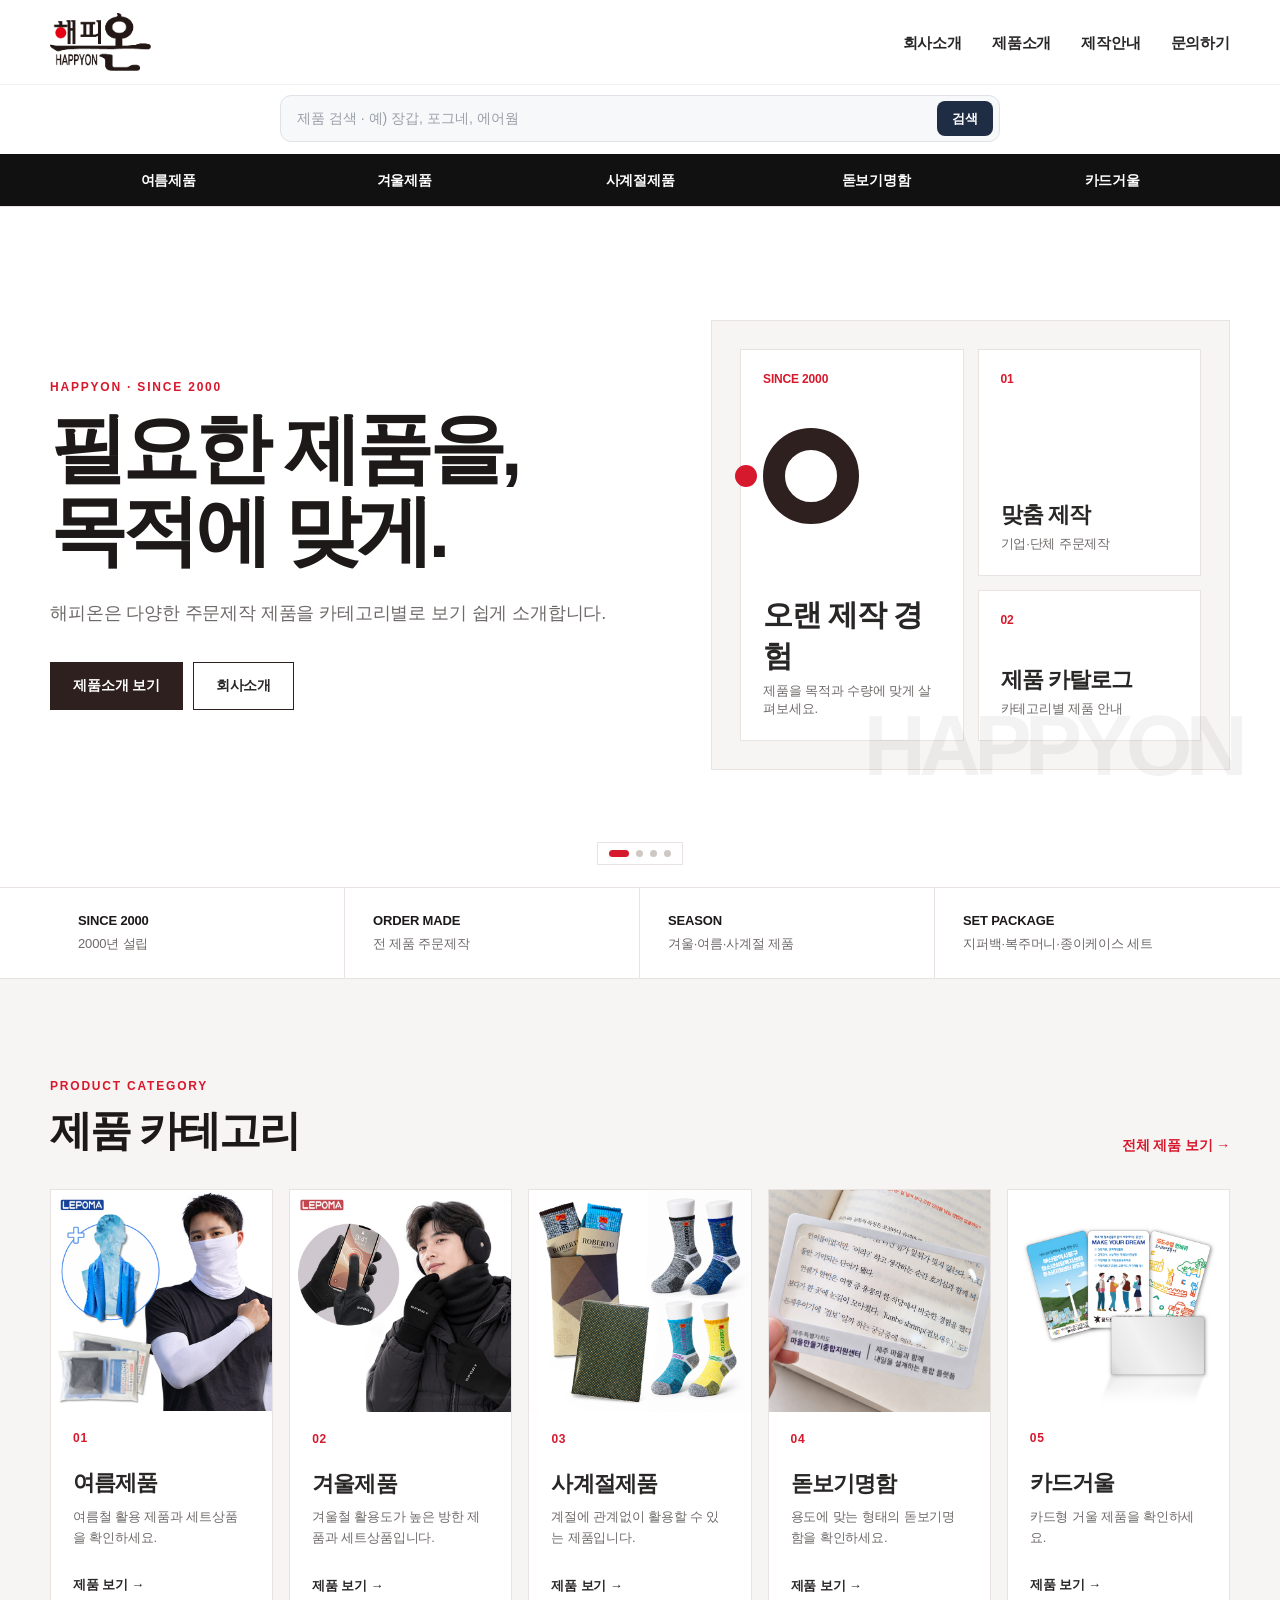
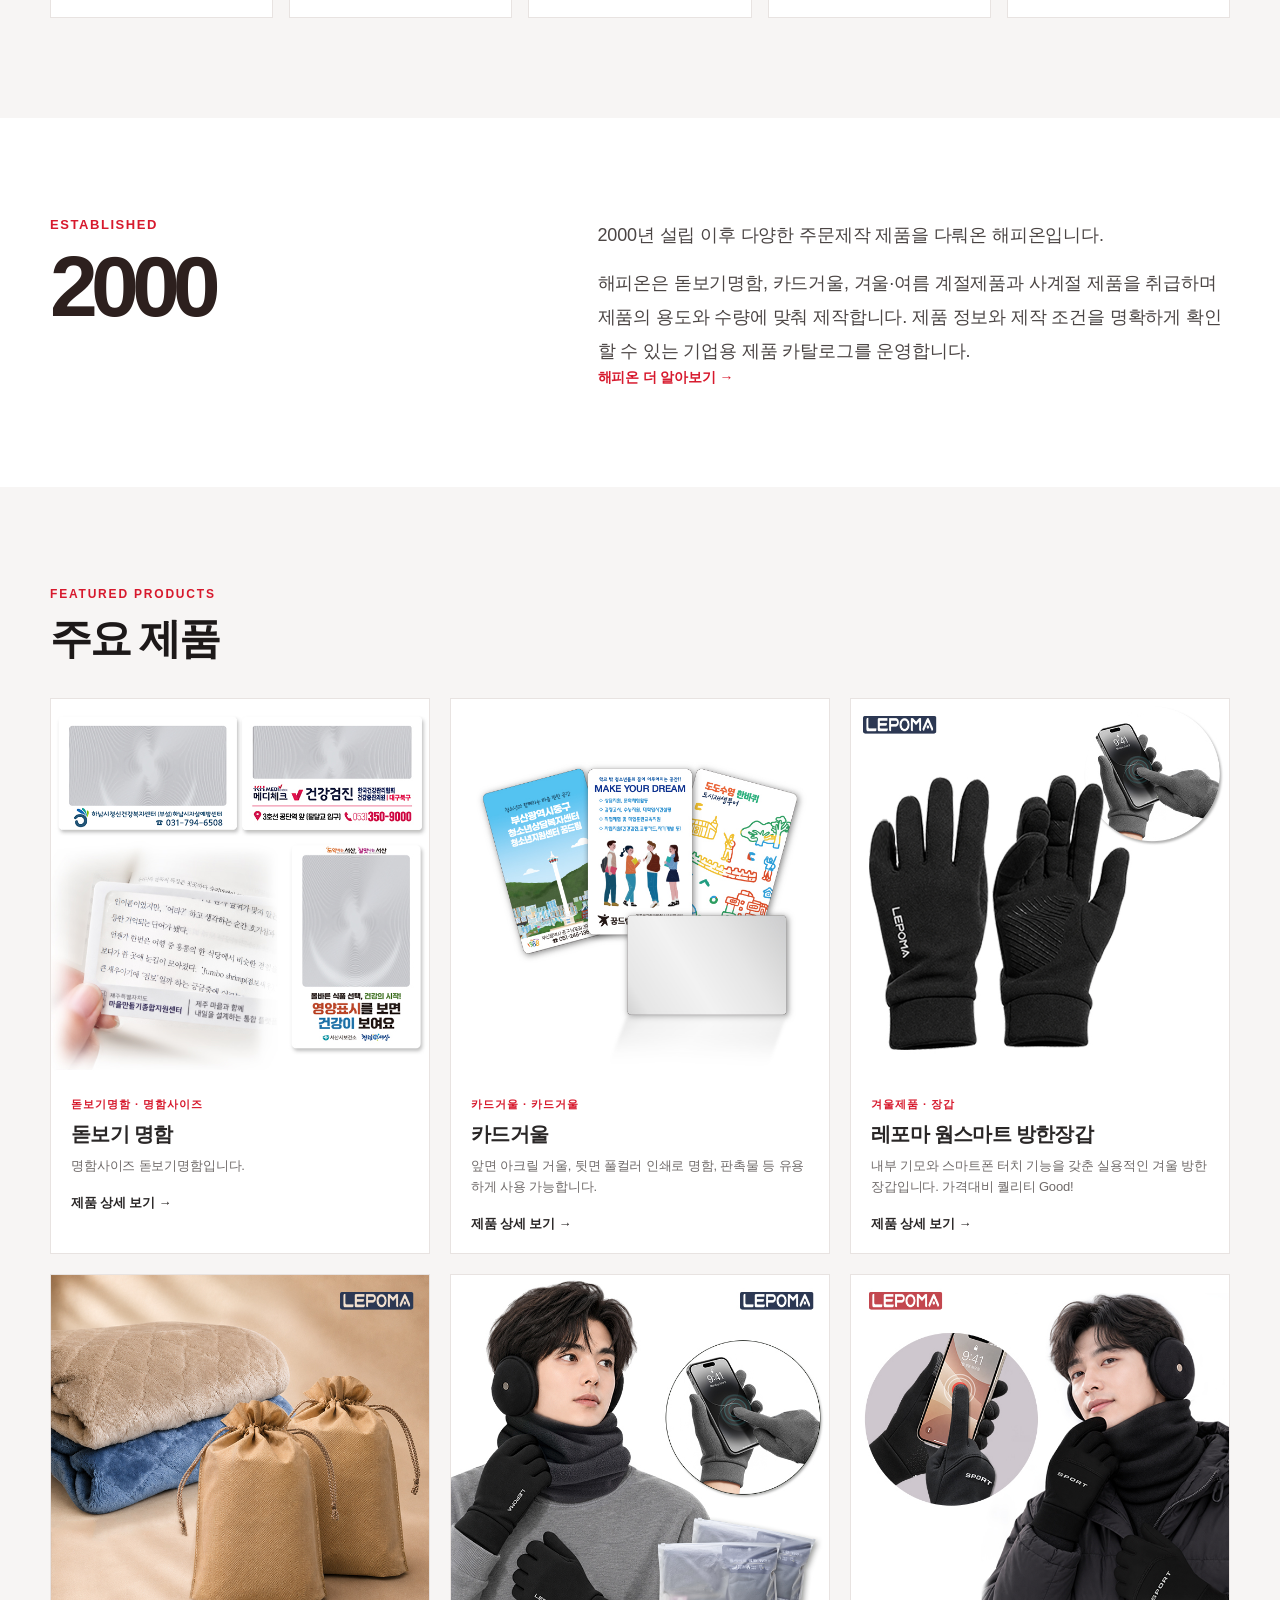
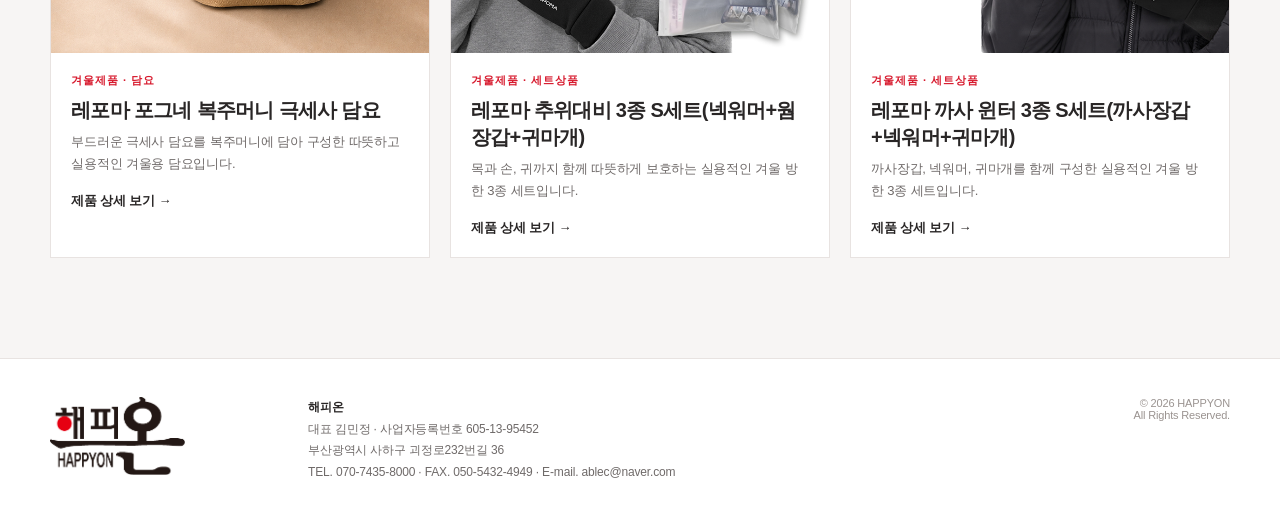
<file: index.html>
<!doctype html><html lang="ko"><head><meta charset="utf-8"><meta name="viewport" content="width=device-width,initial-scale=1"><title>해피온 HAPPYON | 주문제작 제품</title><meta name="description" content="기업과 단체를 위한 주문제작 제품 소개"><link rel="icon" href="assets/images/logo.png"><link rel="stylesheet" href="assets/css/style.css"></head><body><div id="site-header"></div>
<main>
<section class="hero hero-carousel" id="home-hero">
  <div class="hero-slide active" data-slide="0">
    <div class="container hero-grid">
      <div>
        <p class="eyebrow">HAPPYON · SINCE 2000</p>
        <h1 id="hero-title">필요한 제품을,<br>목적에 맞게.</h1>
        <p class="hero-desc" id="hero-desc">다양한 주문제작 제품을 카테고리별로 보기 쉽게 소개합니다.</p>
        <div class="hero-actions">
          <a class="btn primary" href="products.html">제품소개 보기</a>
          <a class="btn ghost" href="company.html">회사소개</a>
        </div>
      </div>
      <div class="hero-panel">
        <div class="hero-tile big"><span class="num">SINCE 2000</span><div class="circle"></div><div><h3>오랜 제작 경험</h3><p>제품을 목적과 수량에 맞게 살펴보세요.</p></div></div>
        <div class="hero-tile"><span class="num">01</span><div><h3>맞춤 제작</h3><p>기업·단체 주문제작</p></div></div>
        <div class="hero-tile"><span class="num">02</span><div><h3>제품 카탈로그</h3><p>카테고리별 제품 안내</p></div></div>
      </div>
    </div>
  </div>

  <div class="hero-slide" data-slide="1">
    <div class="container hero-products-page">
      <div class="hero-products-head">
        <p class="eyebrow">HAPPYON PRODUCTS</p>
        <h2>돋보기명함 · 카드거울</h2>
      </div>
      <div class="hero-product-grid hero-product-grid-2" id="hero-page2-products"></div>
    </div>
  </div>

  <div class="hero-slide" data-slide="2">
    <div class="container hero-products-page">
      <div class="hero-products-head">
        <p class="eyebrow">WINTER PRODUCTS</p>
        <h2>겨울 추천제품</h2>
      </div>
      <div class="hero-product-grid hero-product-grid-3" id="hero-page3-products"></div>
    </div>
  </div>

  <div class="hero-slide" data-slide="3">
    <div class="container hero-products-page">
      <div class="hero-products-head">
        <p class="eyebrow">SUMMER PRODUCTS</p>
        <h2>여름 추천제품</h2>
      </div>
      <div class="hero-product-grid hero-product-grid-3" id="hero-page4-products"></div>
    </div>
  </div>

  <div class="hero-carousel-controls" aria-label="메인 슬라이드">
    <div class="hero-dots" id="hero-dots">
      <button class="hero-dot active" type="button" data-go="0" aria-label="1페이지"></button>
      <button class="hero-dot" type="button" data-go="1" aria-label="2페이지"></button>
      <button class="hero-dot" type="button" data-go="2" aria-label="3페이지"></button>
      <button class="hero-dot" type="button" data-go="3" aria-label="4페이지"></button>
    </div>
  </div>
</section>
<section class="trust"><div class="container trust-grid"><div class="trust-item"><strong>SINCE 2000</strong><span>2000년 설립</span></div><div class="trust-item"><strong>ORDER MADE</strong><span>전 제품 주문제작</span></div><div class="trust-item"><strong>SEASON</strong><span>겨울·여름·사계절 제품</span></div><div class="trust-item"><strong>SET PACKAGE</strong><span>지퍼백·복주머니·종이케이스 세트</span></div></div></section>
<section class="section soft"><div class="container"><div class="section-head"><div><p class="eyebrow">PRODUCT CATEGORY</p><h2>제품 카테고리</h2></div><a class="text-link" href="products.html">전체 제품 보기 →</a></div><div class="category-grid" id="home-categories"></div></div></section>
<section class="section"><div class="container about-grid"><div><div class="about-number"><small>ESTABLISHED</small><span data-site="established">2000</span></div></div><div class="about-copy"><p id="about-short"></p><p id="about-long"></p><a class="text-link" href="company.html">해피온 더 알아보기 →</a></div></div></section>
<section class="section soft"><div class="container"><div class="section-head"><div><p class="eyebrow">FEATURED PRODUCTS</p><h2>주요 제품</h2></div></div><div class="product-grid" id="featured-products"></div></div></section>
</main>
<div id="site-footer"></div><script src="data/seed.js"></script><script src="assets/js/app.js"></script><script>(async()=>{const d=await H.load();H.headerFooter(d.site,'');document.getElementById('hero-title').innerHTML=H.esc(d.site.hero_title||'필요한 제품을, 목적에 맞게.').replace(/, /,',<br>');document.getElementById('hero-desc').textContent=d.site.hero_description||'';document.getElementById('about-short').textContent=d.site.about_short||'';document.getElementById('about-long').textContent=d.site.about_long||'';

const heroProductCard=(p,slotLabel='')=>{
  if(!p){
    return `<div class="hero-feature-card hero-feature-empty">
      <div class="hero-feature-media"></div>
      <div class="hero-feature-copy">
        <span>${slotLabel}</span>
        <h3>상품을 선택해 주세요</h3>
        <p>Pages CMS 상품 관리에서 메인 슬라이드 노출을 지정하세요.</p>
      </div>
    </div>`;
  }
  const img=p.hero_image
    ? `<img src="${H.esc(p.hero_image.replace(/^\//,''))}" alt="${H.esc(p.title)}">`
    : `<div class="hero-feature-placeholder">HAPPYON</div>`;
  return `<a class="hero-feature-card" href="product.html?id=${encodeURIComponent(p.id)}">
    <div class="hero-feature-media">${img}</div>
    <div class="hero-feature-copy">
      <span>${slotLabel}</span>
      <h3>${H.esc(p.title||'')}</h3>
      <p>${H.esc(p.summary||'')}</p>
      <strong>제품 상세 보기 →</strong>
    </div>
  </a>`;
};

const allPublished=d.products.filter(p=>p.published!==false);

// 2페이지: 돋보기명함 1개 + 카드거울 1개
const page2Magnifier=allPublished.find(p=>p.category==='magnifier' && p.home_slide_page2===true);
const page2Mirror=allPublished.find(p=>p.category==='card-mirror' && p.home_slide_page2===true);
document.getElementById('hero-page2-products').innerHTML=
  heroProductCard(page2Magnifier,'MAGNIFIER CARD')+
  heroProductCard(page2Mirror,'CARD MIRROR');

// 3·4페이지: 관리자에서 1/2/3 순서를 지정한 상품
const orderedSlots=(category)=>{
  const selected=allPublished.filter(p=>p.category===category && ['1','2','3'].includes(String(p.home_slide_order||'')));
  const bySlot={};
  selected.forEach(p=>{
    const s=String(p.home_slide_order);
    if(!bySlot[s]) bySlot[s]=p;
  });
  return ['1','2','3'].map(s=>bySlot[s]||null);
};
const winterSlots=orderedSlots('winter');
const summerSlots=orderedSlots('summer');
document.getElementById('hero-page3-products').innerHTML=winterSlots.map((p,i)=>heroProductCard(p,`WINTER 0${i+1}`)).join('');
document.getElementById('hero-page4-products').innerHTML=summerSlots.map((p,i)=>heroProductCard(p,`SUMMER 0${i+1}`)).join('');

// 메인 4페이지 자동 슬라이드
const hero=document.getElementById('home-hero');
const slides=[...hero.querySelectorAll('.hero-slide')];
const dots=[...hero.querySelectorAll('.hero-dot')];
let heroIndex=0;
let heroTimer=null;

const showHero=(idx)=>{
  heroIndex=(idx+slides.length)%slides.length;
  slides.forEach((s,i)=>s.classList.toggle('active',i===heroIndex));
  dots.forEach((d,i)=>d.classList.toggle('active',i===heroIndex));
};
const startHero=()=>{
  clearInterval(heroTimer);
  heroTimer=setInterval(()=>{
    // 슬라이드 영역에 마우스가 올라가 있으면 자동 전환하지 않음
    if(hero.matches(':hover')) return;
    showHero(heroIndex+1);
  },3000);
};

dots.forEach(dot=>dot.addEventListener('click',()=>{
  showHero(Number(dot.dataset.go));
  startHero();
}));

// 마우스가 올라간 순간에도 현재 타이머를 즉시 멈춤
hero.addEventListener('mouseenter',()=>{
  clearInterval(heroTimer);
  heroTimer=null;
});

// 마우스가 빠져나오면 다시 3초 자동전환 시작
hero.addEventListener('mouseleave',()=>{
  startHero();
});

showHero(0);
startHero();

const cg=document.getElementById('home-categories');
const homeCardIds=['summer','winter','all-season','magnifier','card-mirror'];
const homeCards=await Promise.all(homeCardIds.map(async(id,i)=>{
  const fallbackCat=d.categories.find(c=>c.id===id)||{};
  const fallback={
    top_text:String(i+1).padStart(2,'0'),
    title:fallbackCat.label||'',
    description:fallbackCat.desc||'',
    link_text:'제품 보기 →',
    image:''
  };
  try{
    const r=await fetch(`data/home-categories/${id}.json?ts=${Date.now()}`,{cache:'no-store'});
    if(!r.ok) throw new Error('HTTP '+r.status);
    return {id,...fallback,...await r.json()};
  }catch(e){
    return {id,...fallback};
  }
}));
cg.innerHTML=homeCards.map((c,i)=>{
  const rawTop=String(c.top_text||'').trim();
  const displayTop=/^\d{1,2}$/.test(rawTop) ? String(i+1).padStart(2,'0') : rawTop;

  const fallbackProduct=d.products.find(p=>
    p.published!==false &&
    p.category===c.id &&
    p.hero_image
  );

  const cardImage=c.image || (fallbackProduct && fallbackProduct.hero_image) || '';
  const image=cardImage
    ? `<img class="home-category-image" src="${H.esc(cardImage.replace(/^\//,''))}" alt="${H.esc(c.title)}">`
    : '';

  return `<a class="home-category-card ${cardImage?'has-image':'no-image'}" href="category.html?category=${encodeURIComponent(c.id)}">
    ${image}
    <div class="home-category-shade"></div>
    <div class="home-category-content">
      <span class="home-category-top">${H.esc(displayTop)}</span>
      <div class="home-category-bottom">
        <h3>${H.esc(c.title||'')}</h3>
        <p>${H.esc(c.description||'')}</p>
        <span class="home-category-link">${H.esc(c.link_text||'제품 보기 →')}</span>
      </div>
    </div>
  </a>`;
}).join('');const fp=d.products.filter(p=>p.published!==false&&p.featured).slice(0,6);document.getElementById('featured-products').innerHTML=fp.map(H.productCard).join('')||'<div class="empty">대표 제품을 관리자에서 지정해 주세요.</div>';})();</script></body></html>
</file>
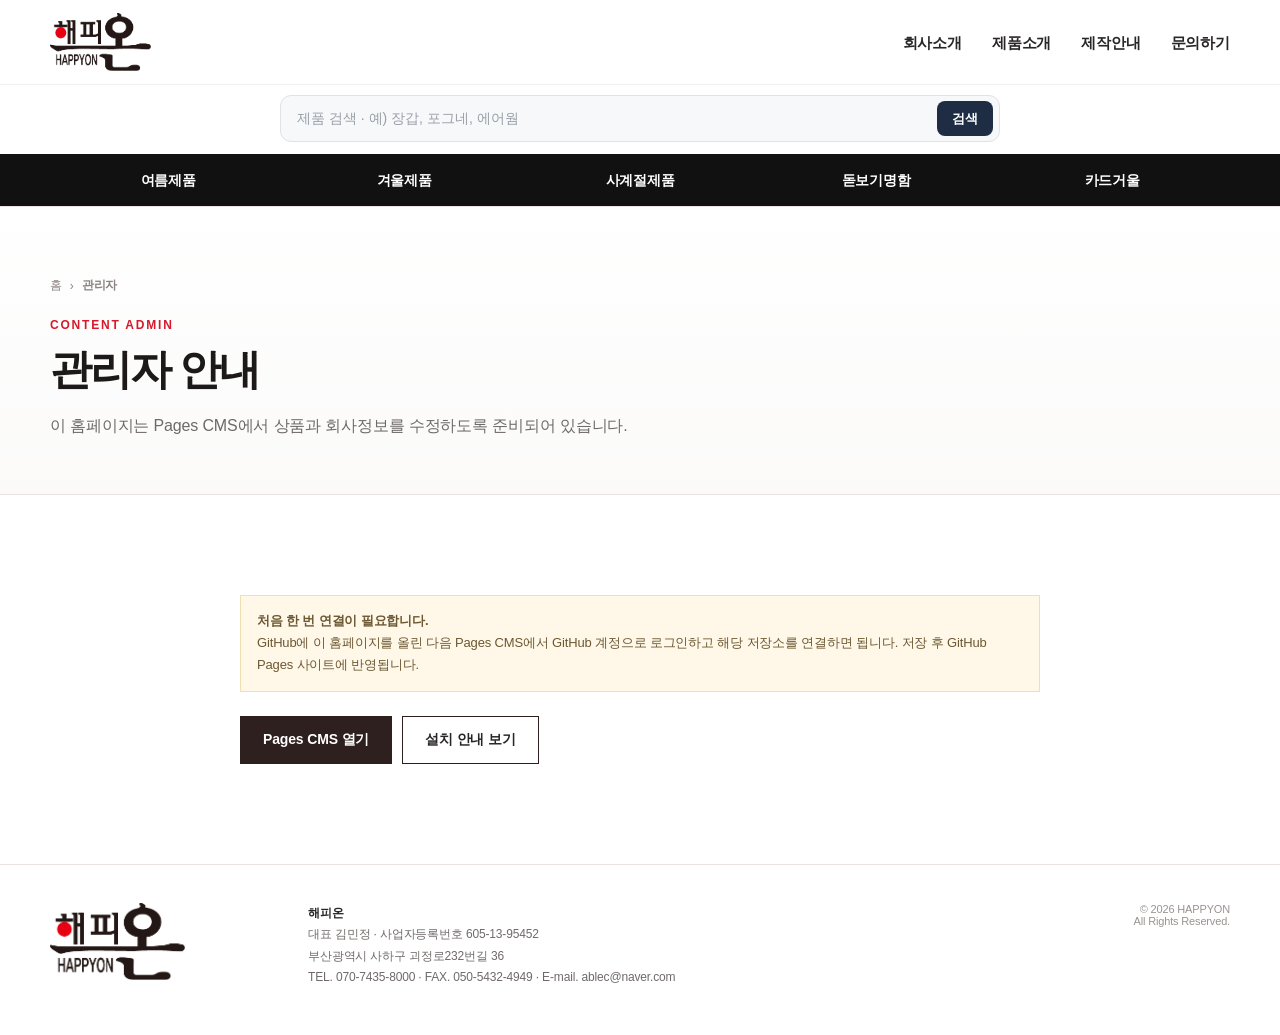
<file: admin/index.html>
<!doctype html><html lang="ko"><head><meta charset="utf-8"><meta name="viewport" content="width=device-width,initial-scale=1"><title>관리자 안내 | 해피온</title><meta name="description" content=""><link rel="icon" href="../assets/images/logo.png"><link rel="stylesheet" href="../assets/css/style.css"></head><body><div id="site-header"></div>
<main><section class="sub-hero"><div class="container"><div class="breadcrumbs"><a href="../index.html">홈</a><span>›</span><strong>관리자</strong></div><p class="eyebrow">CONTENT ADMIN</p><h1>관리자 안내</h1><p>이 홈페이지는 Pages CMS에서 상품과 회사정보를 수정하도록 준비되어 있습니다.</p></div></section><section class="section"><div class="container" style="max-width:800px"><div class="admin-note"><strong>처음 한 번 연결이 필요합니다.</strong><br>GitHub에 이 홈페이지를 올린 다음 Pages CMS에서 GitHub 계정으로 로그인하고 해당 저장소를 연결하면 됩니다. 저장 후 GitHub Pages 사이트에 반영됩니다.</div><div class="hero-actions" style="margin-top:24px"><a class="btn primary" href="https://app.pagescms.org/" target="_blank" rel="noopener">Pages CMS 열기</a><a class="btn ghost" href="../SETUP.html">설치 안내 보기</a></div></div></section></main>
<div id="site-footer"></div><script src="../data/seed.js"></script><script src="../assets/js/app.js"></script><script>(async()=>{const d=await H.load();H.headerFooter(d.site,'');})();</script></body></html>
</file>
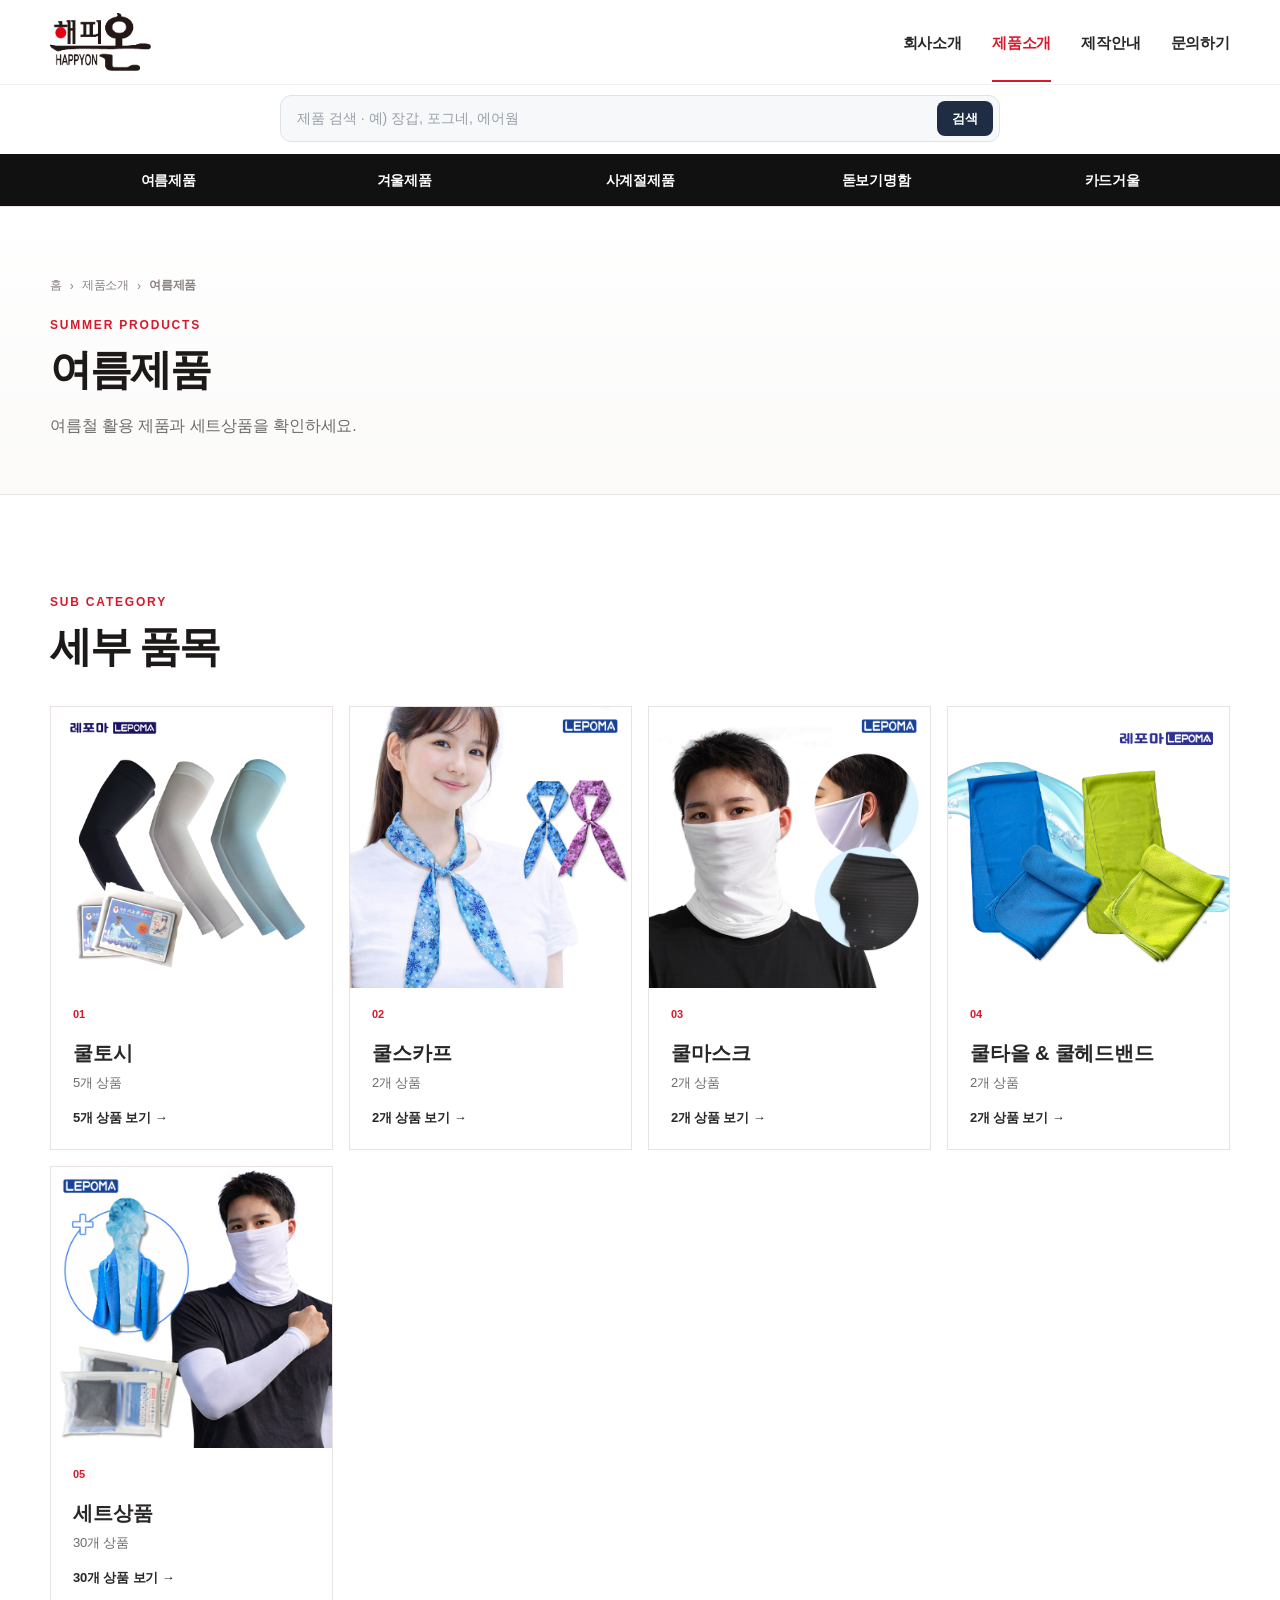
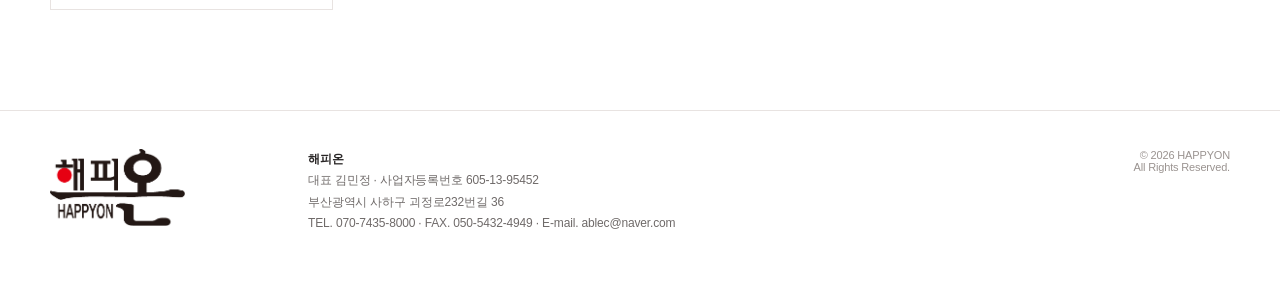
<file: category.html>
<!doctype html>
<html lang="ko">
<head>
  <meta charset="utf-8">
  <meta name="viewport" content="width=device-width,initial-scale=1">
  <title>제품 카테고리 | 해피온</title>
  <meta name="description" content="해피온 제품 카테고리">
  <link rel="icon" href="assets/images/logo.png">
  <link rel="stylesheet" href="assets/css/style.css">

<style>
/* 카테고리 상품카드 상품명만 살짝 축소 */
.product-grid .product-body h3{
  font-size:19px;
}
</style>
</head>
<body>
<div id="site-header"></div>

<main>
  <section class="sub-hero">
    <div class="container">
      <div class="breadcrumbs" id="breadcrumbs"></div>
      <p class="eyebrow" id="cat-eyebrow">PRODUCTS</p>
      <h1 id="cat-title">제품</h1>
      <p id="cat-desc"></p>
    </div>
  </section>

  <section class="section" id="sub-section">
    <div class="container">
      <div class="section-head">
        <div>
          <p class="eyebrow" id="sub-section-eyebrow">SUB CATEGORY</p>
          <h2 id="sub-section-title">세부 품목</h2>
        </div>
      </div>
      <div class="subcategory-grid" id="subcategory-list"></div>
    </div>
  </section>

  <section class="section soft" id="list-section">
    <div class="container">
      <div class="section-head">
        <div>
          <p class="eyebrow">PRODUCT LIST</p>
          <h2 id="list-title">등록 상품</h2>
        </div>
        <a class="text-link" id="back-cat" href="#">전체 세부 품목 보기 →</a>
      </div>
      <div class="product-grid" id="category-products"></div>
    </div>
  </section>
</main>

<div id="site-footer"></div>

<script src="data/seed.js"></script>
<script src="assets/js/app.js"></script>
<script>
(async()=>{
  const d = await H.load();

  let winterThumbs = {};
  try{
    const r = await fetch(`data/winter-category-thumbnails.json?ts=${Date.now()}`, {cache:'no-store'});
    if(r.ok) winterThumbs = await r.json();
  }catch(e){}

  H.headerFooter(d.site,'products');

  const cid = H.q('category');
  const sid = H.q('sub');
  const setpack = H.q('setpack');
  const c = d.categories.find(x=>x.id===cid) || d.categories[0];
  const s = (c.subs||[]).find(x=>x.id===sid);

  const winterSetPackGroups = [
    {id:'zipper_bag', label:'지퍼백 세트'},
    {id:'pouch', label:'복주머니 세트'},
    {id:'paper_handle_case', label:'손잡이 종이케이스 세트'}
  ];

  const summerSetPackGroups = [
    {id:'zipper_bag', label:'지퍼백 세트'},
    {id:'pouch', label:'복주머니 세트'},
    {id:'paper_case', label:'종이케이스 세트'},
    {id:'handle_zipper_bag', label:'손잡이 지퍼백 세트'}
  ];

  const setPackGroups = c.id==='summer'
    ? summerSetPackGroups
    : winterSetPackGroups;

  const normValue=(v)=>String(v||'')
    .trim()
    .toLowerCase()
    .replace(/\s+/g,'')
    .replace(/-/g,'_');

  const setSubValues=new Set([
    'sets','set','set_product','setproduct','세트상품'
  ]);

  const packageValueMap={
    'zipper_bag':'zipper_bag',
    'zipperbag':'zipper_bag',
    '지퍼백':'zipper_bag',
    '지퍼백세트':'zipper_bag',

    'pouch':'pouch',
    '복주머니':'pouch',
    '복주머니세트':'pouch',
    '복조리':'pouch',
    '복조리세트':'pouch',
    '복조리개':'pouch',
    '복조리개세트':'pouch',

    'paper_handle_case':'paper_handle_case',
    'paperhandlecase':'paper_handle_case',
    '손잡이종이케이스':'paper_handle_case',
    '손잡이종이케이스세트':'paper_handle_case',
    '종이케이스':'paper_handle_case',
    '종이케이스세트':'paper_handle_case'
  };

  const getPackageId=(p)=>{
    const raw=normValue(p && p.set_package_category);

    if(c.id==='summer'){
      const summerMap={
        'zipper_bag':'zipper_bag',
        'zipperbag':'zipper_bag',
        '지퍼백':'zipper_bag',
        '지퍼백세트':'zipper_bag',

        'pouch':'pouch',
        '복주머니':'pouch',
        '복주머니세트':'pouch',

        'paper_case':'paper_case',
        'papercase':'paper_case',
        '종이케이스':'paper_case',
        '종이케이스세트':'paper_case',

        'paper_handle_case':'paper_case',
        'paperhandlecase':'paper_case',
        '손잡이종이케이스':'paper_case',
        '손잡이종이케이스세트':'paper_case',

        'handle_zipper_bag':'handle_zipper_bag',
        'handlezipperbag':'handle_zipper_bag',
        '손잡이지퍼백':'handle_zipper_bag',
        '손잡이지퍼백세트':'handle_zipper_bag'
      };
      return summerMap[raw] || raw;
    }

    return packageValueMap[raw] || raw;
  };

  const activeSetPack = setPackGroups.find(x=>x.id===setpack);
  const isPackageSets =
    (c.id==='winter' || c.id==='summer') &&
    s &&
    setSubValues.has(normValue(s.id));

  document.title =
    (activeSetPack ? activeSetPack.label+' | ' : '') +
    (s ? s.label+' | ' : '') +
    c.label + ' | 해피온';

  document.getElementById('cat-eyebrow').textContent = c.eyebrow || 'PRODUCTS';
  document.getElementById('cat-title').textContent = activeSetPack
    ? activeSetPack.label
    : (s ? s.label : c.label);

  document.getElementById('cat-desc').textContent = activeSetPack
    ? `${c.label} > 세트상품 > ${activeSetPack.label}에 등록된 상품입니다.`
    : (s
        ? `${c.label} > ${s.label}에 등록된 상품입니다.`
        : c.desc);

  let breadcrumbTail = `<strong>${H.esc(c.label)}</strong>`;

  if(s){
    breadcrumbTail =
      `<a href="category.html?category=${encodeURIComponent(c.id)}">${H.esc(c.label)}</a><span>›</span>` +
      (activeSetPack
        ? `<a href="category.html?category=${encodeURIComponent(c.id)}&sub=sets">세트상품</a><span>›</span><strong>${H.esc(activeSetPack.label)}</strong>`
        : `<strong>${H.esc(s.label)}</strong>`);
  }

  document.getElementById('breadcrumbs').innerHTML =
    `<a href="index.html">홈</a><span>›</span>
     <a href="products.html">제품소개</a><span>›</span>
     ${breadcrumbTail}`;

  const subsec = document.getElementById('sub-section');
  const listsec = document.getElementById('list-section');
  const back = document.getElementById('back-cat');

  if(isPackageSets){
    const allSetProducts = d.products.filter(p =>
      p.published !== false &&
      p.category === c.id &&
      setSubValues.has(normValue(p.subcategory))
    );

    if(activeSetPack){
      // 세트 포장 소카테고리를 선택한 화면
      subsec.style.display = 'none';
      listsec.style.display = 'block';
      back.href = `category.html?category=${encodeURIComponent(c.id)}&sub=sets`;
      back.textContent = '세트상품 소카테고리 보기 →';
      document.getElementById('list-title').textContent = activeSetPack.label;

      const list = allSetProducts.filter(p =>
        getPackageId(p) === activeSetPack.id
      );

      document.getElementById('category-products').innerHTML =
        list.map(H.productCard).join('') ||
        '<div class="empty">아직 이 소카테고리로 분류된 상품이 없습니다.</div>';
    }else{
      // 겨울/여름 > 세트상품 첫 화면:
      // 포장 기준 소카테고리 3개 + 전체 세트상품을 함께 보여준다.
      subsec.style.display = 'block';
      listsec.style.display = 'block';

      document.getElementById('sub-section-eyebrow').textContent = 'SET CATEGORY';
      document.getElementById('sub-section-title').textContent = '세트상품 소카테고리';

      back.href = `category.html?category=${encodeURIComponent(c.id)}`;
      back.textContent = `${c.label} 전체 세부 품목 보기 →`;
      document.getElementById('list-title').textContent = '전체 세트상품';

      document.getElementById('subcategory-list').innerHTML =
        setPackGroups.map((group,i)=>{
          const items = allSetProducts.filter(p =>
            getPackageId(p) === group.id
          );

          const n = items.length;
          const first = items[0];
          const thumbKey = `winter_sets_${group.id}`.replace(/-/g,'_');
          const customThumb = c.id==='winter' ? (winterThumbs[thumbKey] || '') : '';
          const thumbSrc = customThumb || (first && first.hero_image ? first.hero_image : '');

          const thumb = thumbSrc
            ? `<img src="${H.esc(thumbSrc.replace(/^\//,''))}" alt="${H.esc(group.label)}">`
            : `<div class="subcategory-placeholder"><span>${H.esc(group.label)}</span></div>`;

          return `
            <a class="subcategory-card subcategory-card-with-image ${n===0?'is-empty':''}" href="category.html?category=${encodeURIComponent(c.id)}&sub=sets&setpack=${encodeURIComponent(group.id)}">
              <div class="subcategory-media">${thumb}</div>
              <div class="subcategory-content">
                <span class="tag">${String(i+1).padStart(2,'0')}</span>
                <h3>${H.esc(group.label)}</h3>
                <span class="count">${n}개 상품</span>
                <span class="subcategory-action">${n>0 ? `${n}개 상품 보기 →` : '상품 준비중'}</span>
              </div>
            </a>`;
        }).join('');

      document.getElementById('category-products').innerHTML =
        allSetProducts.map(H.productCard).join('') ||
        '<div class="empty">아직 등록된 세트상품이 없습니다.</div>';
    }
  }else if(s){
    // 여러 상품이 있는 일반 세부 품목
    subsec.style.display = 'none';
    listsec.style.display = 'block';
    back.href = `category.html?category=${encodeURIComponent(c.id)}`;
    back.textContent = '전체 세부 품목 보기 →';
    document.getElementById('list-title').textContent = s.label;

    const list = d.products.filter(p =>
      p.published !== false &&
      p.category === c.id &&
      p.subcategory === s.id
    );
    document.getElementById('category-products').innerHTML =
      list.map(H.productCard).join('') ||
      '<div class="empty">아직 등록된 상품이 없습니다.</div>';
  }else{
    // 대분류 화면에서는 세부 품목만 보여주고,
    // 상품이 1개면 상세페이지로 바로 연결한다.
    listsec.style.display = 'none';

    document.getElementById('subcategory-list').innerHTML =
      (c.subs||[]).map((x,i)=>{
        const items = d.products.filter(p =>
          p.published !== false &&
          p.category === c.id &&
          p.subcategory === x.id
        );

        const n = items.length;
        const first = items[0];

        let href = '#';
        let actionText = '상품 준비중';

        if(n === 1){
          href = `product.html?id=${encodeURIComponent(first.id)}`;
          actionText = '상품 상세 보기 →';
        }else if(n > 1){
          href = `category.html?category=${encodeURIComponent(c.id)}&sub=${encodeURIComponent(x.id)}`;
          actionText = `${n}개 상품 보기 →`;
        }

        const winterThumbKey = `winter_${x.id}`.replace(/-/g,'_');
        const customThumb = c.id==='winter' ? (winterThumbs[winterThumbKey] || '') : '';
        const thumbSrc = customThumb || (first && first.hero_image ? first.hero_image : '');

        const thumb = thumbSrc
          ? `<img src="${H.esc(thumbSrc.replace(/^\//,''))}" alt="${H.esc(x.label)}">`
          : `<div class="subcategory-placeholder"><span>${H.esc(x.label)}</span></div>`;

        return `
          <a class="subcategory-card subcategory-card-with-image ${n===0?'is-empty':''}" href="${href}">
            <div class="subcategory-media">${thumb}</div>
            <div class="subcategory-content">
              <span class="tag">${String(i+1).padStart(2,'0')}</span>
              <h3>${H.esc(x.label)}</h3>
              <span class="count">${n}개 상품</span>
              <span class="subcategory-action">${actionText}</span>
            </div>
          </a>`;
      }).join('');
  }
})();
</script>
</body>
</html>
</file>
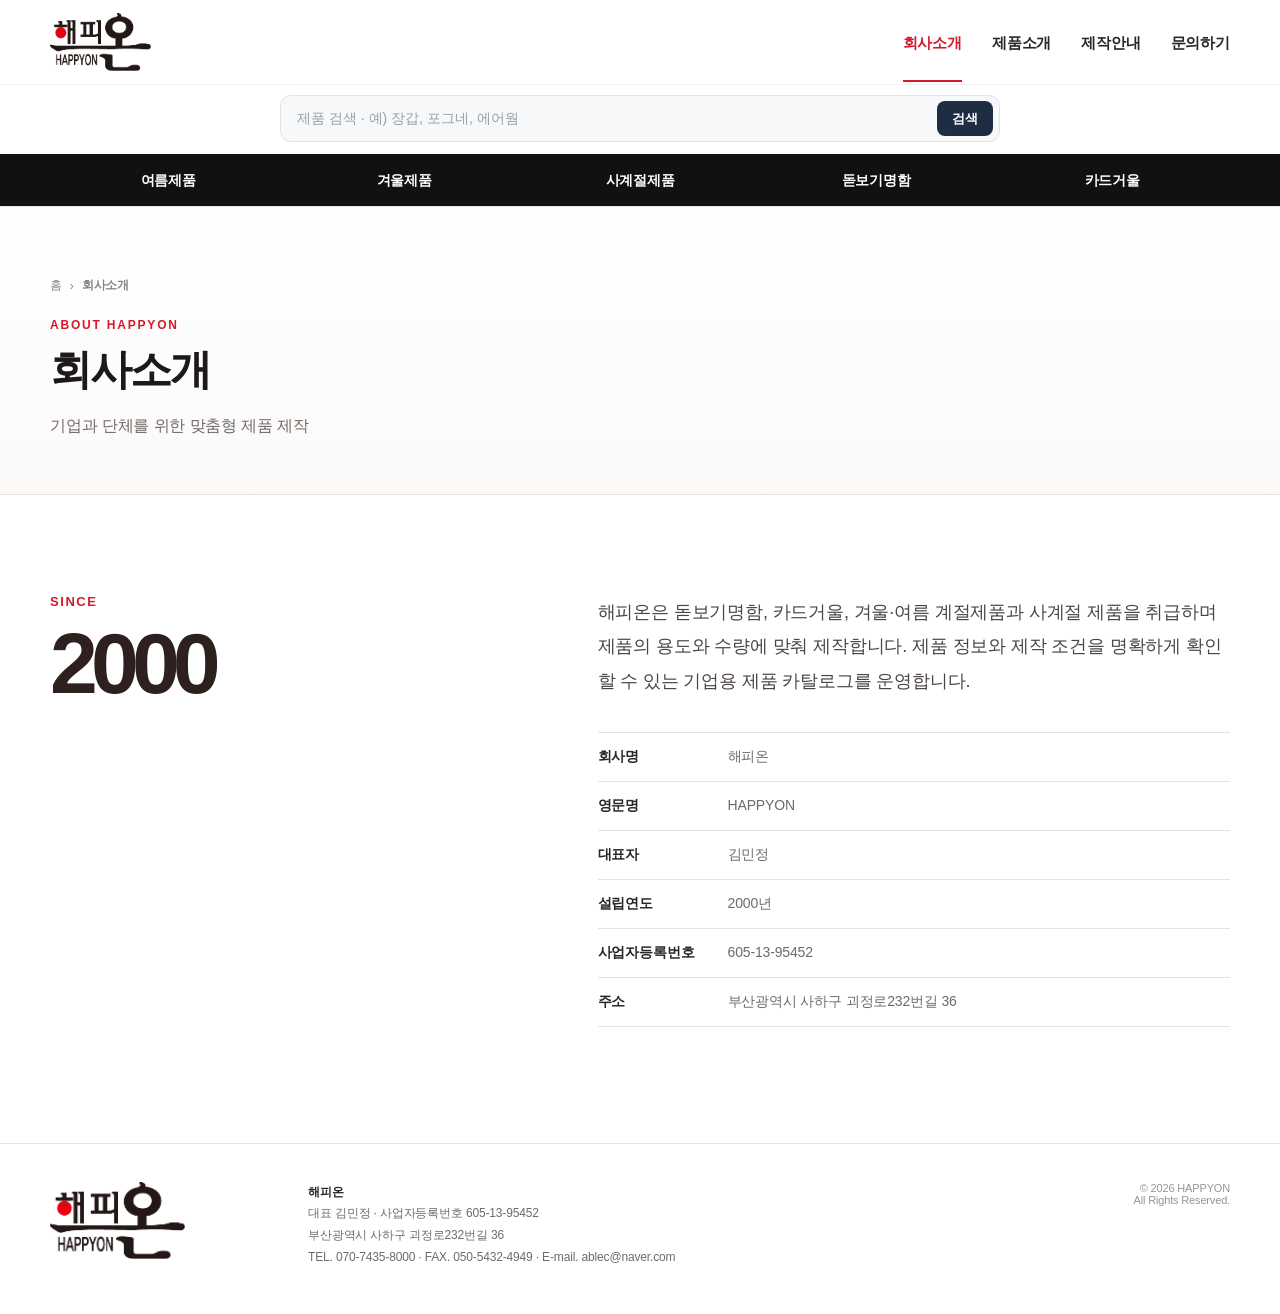
<file: company.html>
<!doctype html><html lang="ko"><head><meta charset="utf-8"><meta name="viewport" content="width=device-width,initial-scale=1"><title>회사소개 | 해피온</title><meta name="description" content="해피온 회사소개"><link rel="icon" href="assets/images/logo.png"><link rel="stylesheet" href="assets/css/style.css"></head><body><div id="site-header"></div>
<main><section class="sub-hero"><div class="container"><div class="breadcrumbs"><a href="index.html">홈</a><span>›</span><strong>회사소개</strong></div><p class="eyebrow">ABOUT HAPPYON</p><h1>회사소개</h1><p id="company-tagline"></p></div></section><section class="section"><div class="container about-grid"><div><div class="about-number"><small>SINCE</small><span data-site="established">2000</span></div></div><div class="about-copy"><p id="company-about"></p><dl class="info-list"><div class="info-row"><dt>회사명</dt><dd data-site="company_name"></dd></div><div class="info-row"><dt>영문명</dt><dd>HAPPYON</dd></div><div class="info-row"><dt>대표자</dt><dd data-site="ceo"></dd></div><div class="info-row"><dt>설립연도</dt><dd><span data-site="established"></span>년</dd></div><div class="info-row"><dt>사업자등록번호</dt><dd data-site="business_number"></dd></div><div class="info-row"><dt>주소</dt><dd data-site="address"></dd></div></dl></div></div></section></main>
<div id="site-footer"></div><script src="data/seed.js"></script><script src="assets/js/app.js"></script><script>(async()=>{const d=await H.load();H.headerFooter(d.site,'company');document.getElementById('company-tagline').textContent=d.site.tagline||'';document.getElementById('company-about').textContent=d.site.about_long||'';})();</script></body></html>
</file>
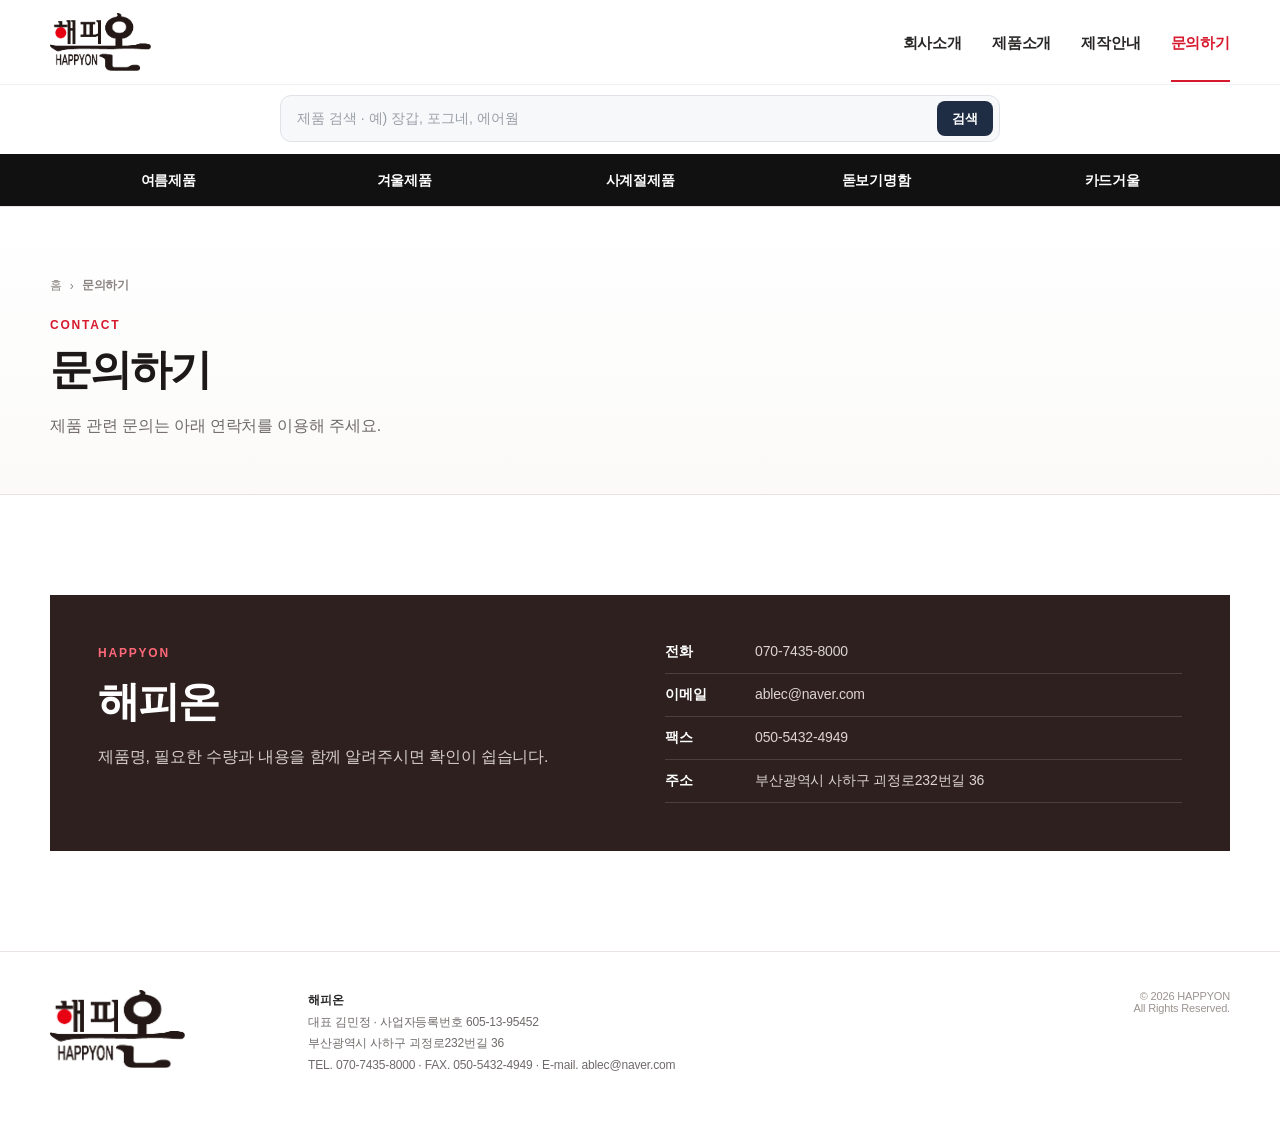
<file: contact.html>
<!doctype html><html lang="ko"><head><meta charset="utf-8"><meta name="viewport" content="width=device-width,initial-scale=1"><title>문의하기 | 해피온</title><meta name="description" content="해피온 연락처"><link rel="icon" href="assets/images/logo.png"><link rel="stylesheet" href="assets/css/style.css"></head><body><div id="site-header"></div>
<main><section class="sub-hero"><div class="container"><div class="breadcrumbs"><a href="index.html">홈</a><span>›</span><strong>문의하기</strong></div><p class="eyebrow">CONTACT</p><h1>문의하기</h1><p>제품 관련 문의는 아래 연락처를 이용해 주세요.</p></div></section><section class="section"><div class="container"><div class="contact-card"><div><p class="eyebrow">HAPPYON</p><h2>해피온</h2><p>제품명, 필요한 수량과 내용을 함께 알려주시면 확인이 쉽습니다.</p></div><div class="contact-list"><div class="contact-row"><strong>전화</strong><a data-phone-link><span data-site="phone"></span></a></div><div class="contact-row"><strong>이메일</strong><a data-email-link><span data-site="email"></span></a></div><div class="contact-row"><strong>팩스</strong><span data-site="fax"></span></div><div class="contact-row"><strong>주소</strong><span data-site="address"></span></div></div></div></div></section></main>
<div id="site-footer"></div><script src="data/seed.js"></script><script src="assets/js/app.js"></script><script>(async()=>{const d=await H.load();H.headerFooter(d.site,'contact');})();</script></body></html>
</file>
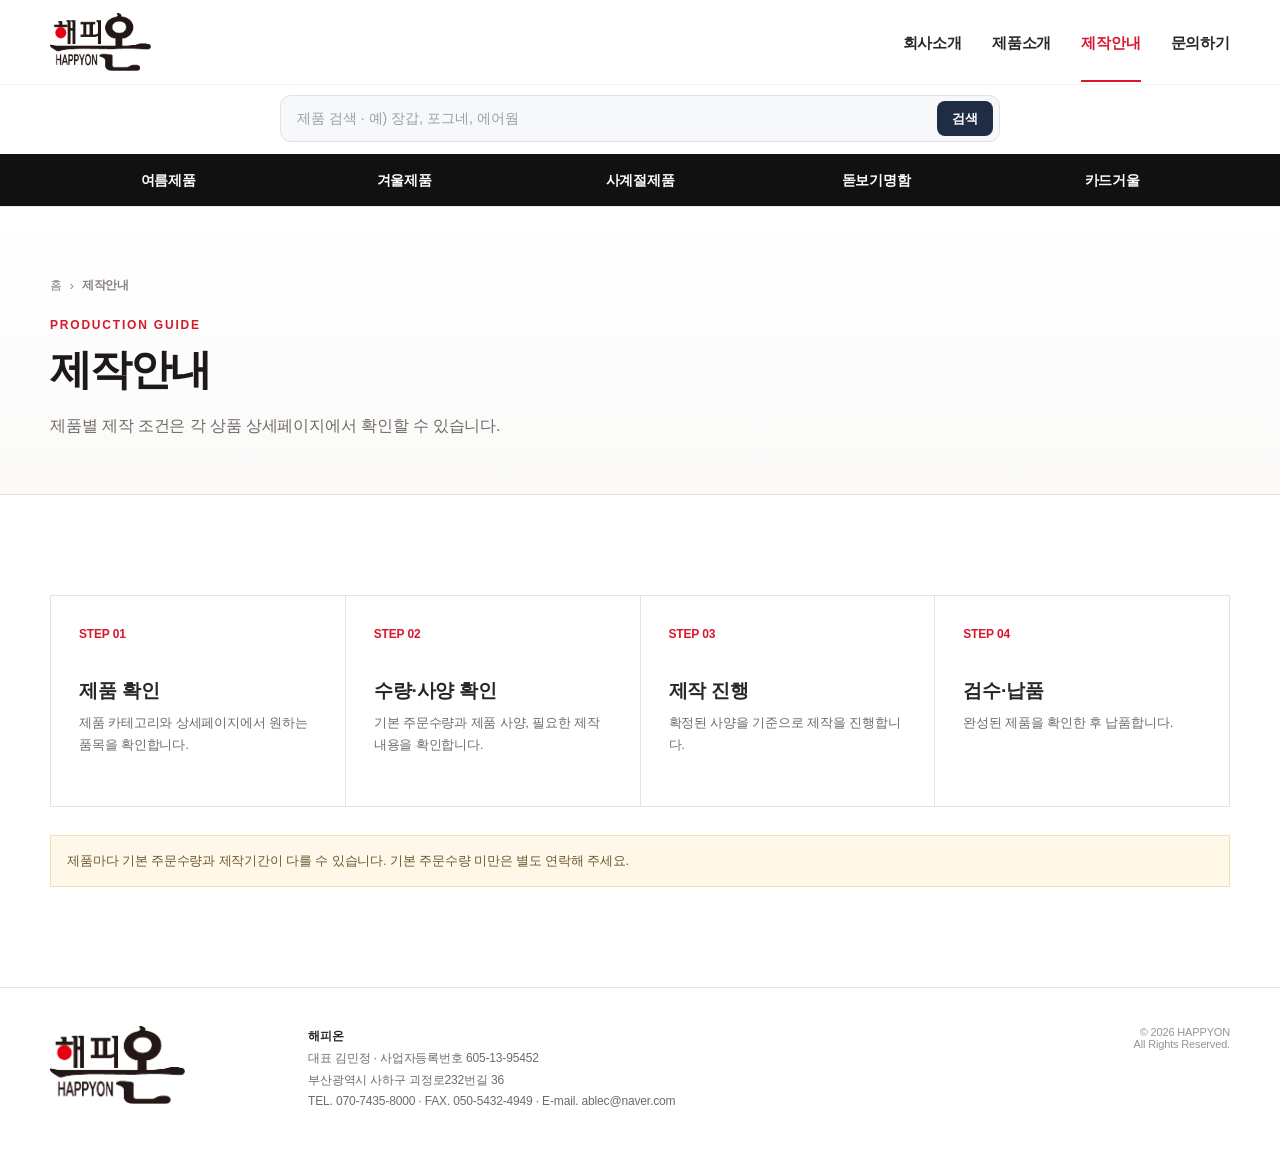
<file: guide.html>
<!doctype html><html lang="ko"><head><meta charset="utf-8"><meta name="viewport" content="width=device-width,initial-scale=1"><title>제작안내 | 해피온</title><meta name="description" content="해피온 주문제작 안내"><link rel="icon" href="assets/images/logo.png"><link rel="stylesheet" href="assets/css/style.css"></head><body><div id="site-header"></div>
<main><section class="sub-hero"><div class="container"><div class="breadcrumbs"><a href="index.html">홈</a><span>›</span><strong>제작안내</strong></div><p class="eyebrow">PRODUCTION GUIDE</p><h1>제작안내</h1><p>제품별 제작 조건은 각 상품 상세페이지에서 확인할 수 있습니다.</p></div></section><section class="section"><div class="container"><div class="process-grid"><div class="process-item"><span class="step">STEP 01</span><h3>제품 확인</h3><p>제품 카테고리와 상세페이지에서 원하는 품목을 확인합니다.</p></div><div class="process-item"><span class="step">STEP 02</span><h3>수량·사양 확인</h3><p>기본 주문수량과 제품 사양, 필요한 제작 내용을 확인합니다.</p></div><div class="process-item"><span class="step">STEP 03</span><h3>제작 진행</h3><p>확정된 사양을 기준으로 제작을 진행합니다.</p></div><div class="process-item"><span class="step">STEP 04</span><h3>검수·납품</h3><p>완성된 제품을 확인한 후 납품합니다.</p></div></div><div class="admin-note" style="margin-top:28px">제품마다 기본 주문수량과 제작기간이 다를 수 있습니다. 기본 주문수량 미만은 별도 연락해 주세요.</div></div></section></main>
<div id="site-footer"></div><script src="data/seed.js"></script><script src="assets/js/app.js"></script><script>(async()=>{const d=await H.load();H.headerFooter(d.site,'guide');})();</script></body></html>
</file>
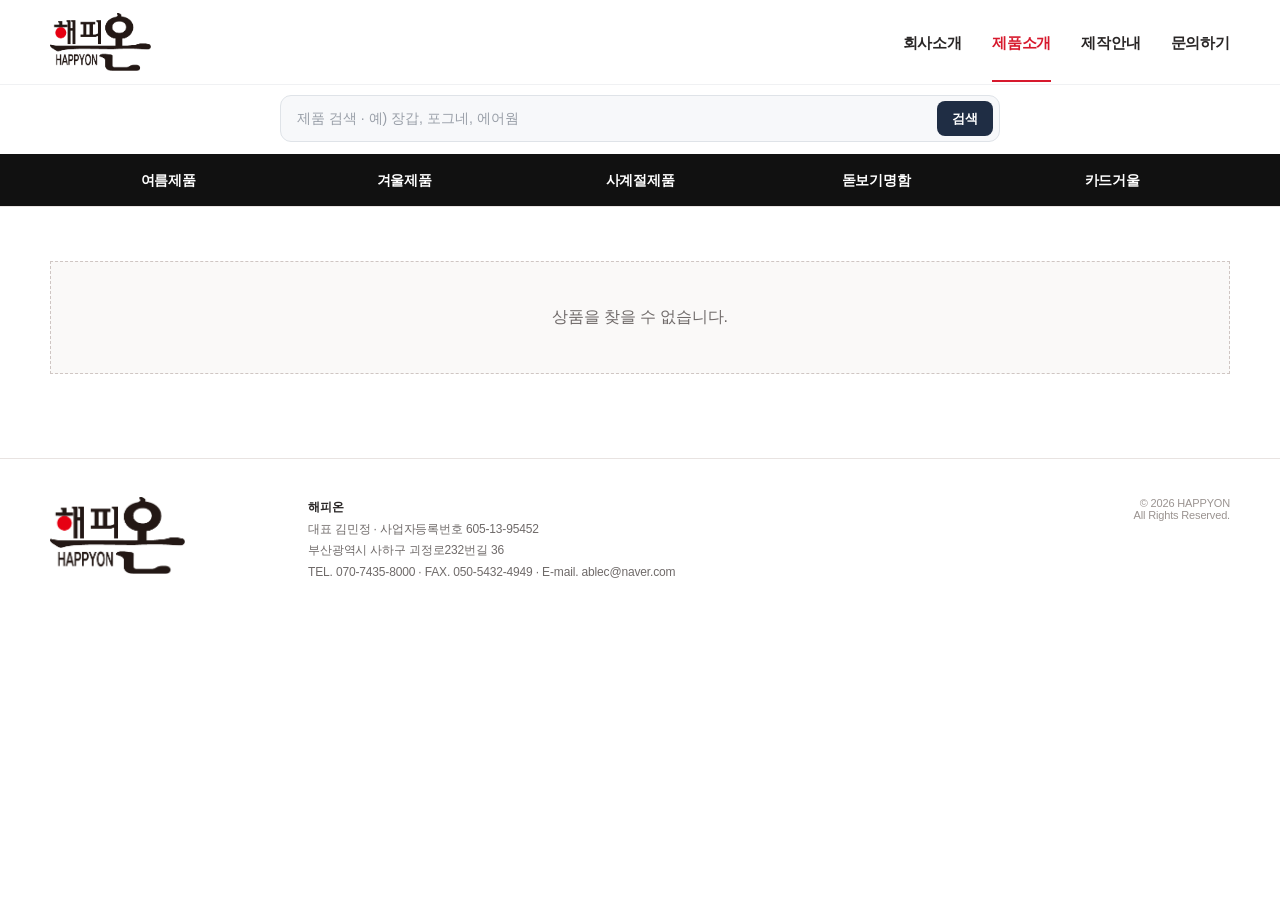
<file: product.html>
<!doctype html><html lang="ko"><head><meta charset="utf-8"><meta name="viewport" content="width=device-width,initial-scale=1"><title>상품 상세 | 해피온</title><meta name="description" content="해피온 상품 상세"><link rel="icon" href="assets/images/logo.png"><link rel="stylesheet" href="assets/css/style.css">
<style>
/* 상세페이지 > 관련 세트상품 카드만 컴팩트하게 */
.related-set-grid{
  display:grid;
  grid-template-columns:repeat(4,minmax(0,1fr));
  gap:14px;
  margin-top:18px;
}
.related-set-grid .product-card{
  min-width:0;
}
.related-set-grid .product-media{
  aspect-ratio:1/1;
}
.related-set-grid .product-body{
  padding:13px 14px 15px;
}
.related-set-grid .product-meta{
  font-size:10px;
}
.related-set-grid .product-body h3{
  margin:6px 0 5px;
  font-size:15px;
  line-height:1.4;
}
.related-set-grid .product-body p{
  font-size:12px;
  line-height:1.5;
  display:-webkit-box;
  -webkit-line-clamp:2;
  -webkit-box-orient:vertical;
  overflow:hidden;
}
.related-set-grid .card-arrow{
  margin-top:10px;
  font-size:12px;
}
@media(max-width:900px){
  .related-set-grid{
    grid-template-columns:repeat(3,minmax(0,1fr));
  }
}
@media(max-width:640px){
  .related-set-grid{
    display:flex;
    gap:10px;
    overflow-x:auto;
    overflow-y:hidden;
    padding:2px 2px 10px;
    margin-right:-16px;
    padding-right:16px;
    scroll-snap-type:x proximity;
    -webkit-overflow-scrolling:touch;
    scrollbar-width:none;
  }

  .related-set-grid::-webkit-scrollbar{
    display:none;
  }

  .related-set-grid .product-card{
    flex:0 0 42vw;
    max-width:160px;
    min-width:138px;
    scroll-snap-align:start;
  }

  .related-set-grid .product-body{
    padding:9px 10px 11px;
  }

  .related-set-grid .product-body h3{
    font-size:13px;
    line-height:1.35;
    display:-webkit-box;
    -webkit-line-clamp:2;
    -webkit-box-orient:vertical;
    overflow:hidden;
  }

  .related-set-grid .product-body p{
    font-size:11px;
    -webkit-line-clamp:2;
  }

  .related-set-grid .card-arrow{
    font-size:11px;
  }
}
</style>

<style>
/* 관련 세트상품 영역을 상세본문과 명확히 구분 */
.related-set-section{
  margin:34px 0 38px;
  padding:24px 24px 26px;
  background:#f7f8fa;
  border:1px solid #e1e5ea;
  border-radius:16px;
}

.related-set-heading{
  display:flex;
  align-items:center;
  gap:10px;
  margin-bottom:4px;
}

.related-set-badge{
  display:inline-flex;
  align-items:center;
  justify-content:center;
  padding:5px 9px;
  border-radius:999px;
  background:#1f2d44;
  color:#fff;
  font-size:11px;
  font-weight:800;
  letter-spacing:.04em;
}

.related-set-section h2{
  margin:0;
  font-size:20px;
  line-height:1.35;
}

.related-set-guide{
  margin:7px 0 0;
  color:#6c737d;
  font-size:13px;
  line-height:1.5;
}

.related-set-grid{
  margin-top:18px;
}

@media(max-width:640px){
  .related-set-section{
    margin:26px 0 30px;
    padding:18px 14px 18px;
    border-radius:13px;
  }

  .related-set-section h2{
    font-size:17px;
  }

  .related-set-guide{
    font-size:12px;
  }
}
</style>
</head><body><div id="site-header"></div>
<main><section class="detail-wrap"><div class="container"><div class="breadcrumbs" id="detail-breadcrumbs"></div><div class="detail-top"><div class="detail-main-image" id="detail-image"></div><div class="detail-info"><p class="eyebrow" id="detail-meta"></p><h1 id="detail-title"></h1><p class="detail-summary" id="detail-summary"></p><div class="quick-spec" id="quick-spec"></div><p class="order-note" id="order-note"></p></div></div><section class="detail-section" id="set-section"></section><section class="detail-section" id="spec-section"><h2>제품 정보</h2><div class="spec-table" id="spec-table"></div></section><section class="detail-section" id="features-section"><h2>주요 특징</h2><div class="feature-grid" id="feature-grid"></div></section><div class="gallery" id="gallery"></div><section class="related-set-section detail-section"><div class="section-head"><div><p class="eyebrow">RELATED PRODUCTS</p><h2>같은 품목의 다른 상품</h2></div></div><div class="related-grid" id="related-grid"></div></section></div></section></main>
<div id="site-footer"></div><script src="data/seed.js"></script><script src="assets/js/app.js"></script><script>(async()=>{const d=await H.load();H.headerFooter(d.site,'products');const id=H.q('id');const p=d.products.find(x=>String(x.id)===String(id));if(!p){document.querySelector('.detail-wrap .container').innerHTML='<div class="empty">상품을 찾을 수 없습니다.</div>';return;}const c=d.categories.find(x=>x.id===p.category),s=c?.subs?.find(x=>x.id===p.subcategory);document.title=p.title+' | 해피온';document.getElementById('detail-breadcrumbs').innerHTML=`<a href="index.html">홈</a><span>›</span><a href="products.html">제품소개</a><span>›</span><a href="category.html?category=${encodeURIComponent(p.category)}">${H.esc(c?.label||p.category)}</a><span>›</span><a href="category.html?category=${encodeURIComponent(p.category)}&sub=${encodeURIComponent(p.subcategory)}">${H.esc(s?.label||p.subcategory)}</a><span>›</span><strong>${H.esc(p.title)}</strong>`;document.getElementById('detail-image').innerHTML=H.imageHTML(p.hero_image,p.title);document.getElementById('detail-meta').textContent=(c?.label||'')+' · '+(s?.label||'');document.getElementById('detail-title').textContent=p.title;document.getElementById('detail-summary').textContent=p.summary||'';const quick=[['기본 주문수량',p.default_order_quantity],['제작기간',p.production_time]].filter(x=>x[1]);document.getElementById('quick-spec').innerHTML=quick.map(x=>`<div class="quick-row"><strong>${H.esc(x[0])}</strong><span>${H.esc(x[1])}</span></div>`).join('');document.getElementById('order-note').textContent=p.default_order_quantity?'※ 기본 주문수량 미만은 별도 연락해 주세요.':'';const gal=(p.gallery||[]).filter(Boolean);const ge=document.getElementById('gallery');if(gal.length)ge.innerHTML=gal.map(x=>`<img src="${H.esc(String(x).replace(/^\//,''))}" alt="${H.esc(p.title)} 상세 이미지">`).join('');else ge.style.display='none';const ft=(p.features||[]).filter(x=>x&&x.title);const fs=document.getElementById('features-section');if(ft.length)document.getElementById('feature-grid').innerHTML=ft.map(x=>`<div class="feature-card"><h3>${H.esc(x.title)}</h3><p>${H.esc(x.description||'')}</p></div>`).join('');else fs.style.display='none';const specs=[['규격',p.dimensions],['재질',p.material],['색상',p.colors],['인쇄·제작 방식',p.print_method],['포장 방식',p.packaging],['기본 주문수량',p.default_order_quantity],['제작기간',p.production_time]].filter(x=>x[1]);document.getElementById('spec-table').innerHTML=specs.map(x=>`<div class="row"><strong>${H.esc(x[0])}</strong><span>${H.esc(x[1])}</span></div>`).join('');const set=document.getElementById('set-section');
const selectedSetIds=(Array.isArray(p.related_set_products)?p.related_set_products:[])
  .map(x=>typeof x==='string'?x:(x?.id||x?.value||''))
  .filter(Boolean);
const linkedSets=selectedSetIds
  .map(setId=>d.products.find(x=>String(x.id)===String(setId)&&x.published!==false))
  .filter(Boolean);

const setParts=[];

// 실제 '세트상품' 자체의 상세페이지에는 별도 세트 안내 영역을 표시하지 않습니다.
// '세트 구성 불가'도 동일하게 아무것도 표시하지 않습니다.
// 단품이 '세트 구성 가능'인 경우에만 연결된 세트상품을 보여줍니다.
if(p.set_type==='set_available'){
  if(linkedSets.length){
    setParts.push(`<div class="linked-set-products">
      <div class="related-set-heading">
        <span class="related-set-badge">SET PRODUCT</span>
        <h2>함께 구성 가능한 세트상품</h2>
      </div>
      <p class="related-set-guide">이 상품과 함께 구성할 수 있는 세트상품입니다. 카드를 누르면 해당 세트 상세페이지로 이동합니다.</p>
      <div class="related-set-grid">${linkedSets.map(H.productCard).join('')}</div>
    </div>`);
  }else{
    setParts.push('<div class="set-box"><h3>세트 구성도 가능합니다.</h3><p>세트상품 카테고리를 확인해주세요.</p></div>');
  }
}

if(setParts.length)set.innerHTML=setParts.join('');
else set.style.display='none';const rel=d.products.filter(x=>x.published!==false&&x.id!==p.id&&x.category===p.category&&x.subcategory===p.subcategory).slice(0,4);const rg=document.getElementById('related-grid');if(rel.length)rg.innerHTML=rel.map(H.productCard).join('');else rg.innerHTML='<div class="empty">같은 품목의 다른 등록 상품이 없습니다.</div>';})();</script></body></html>
</file>
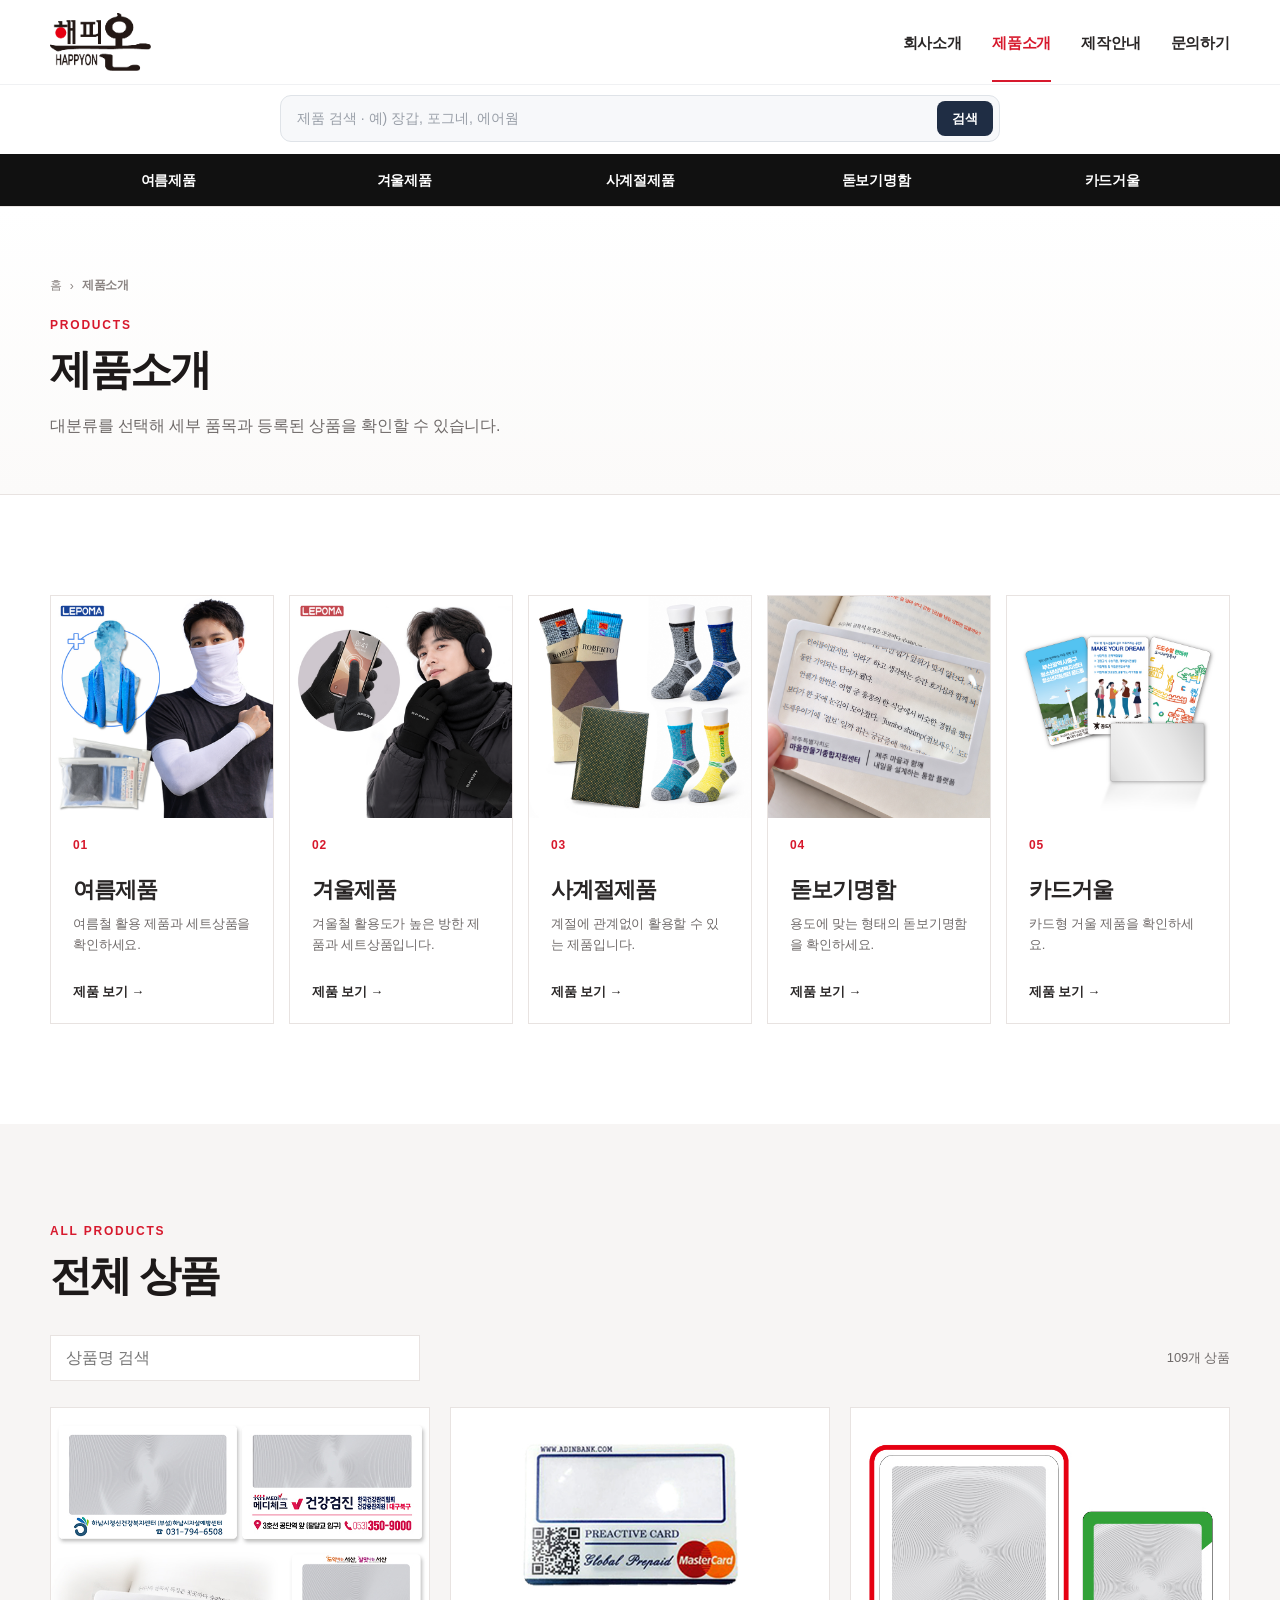
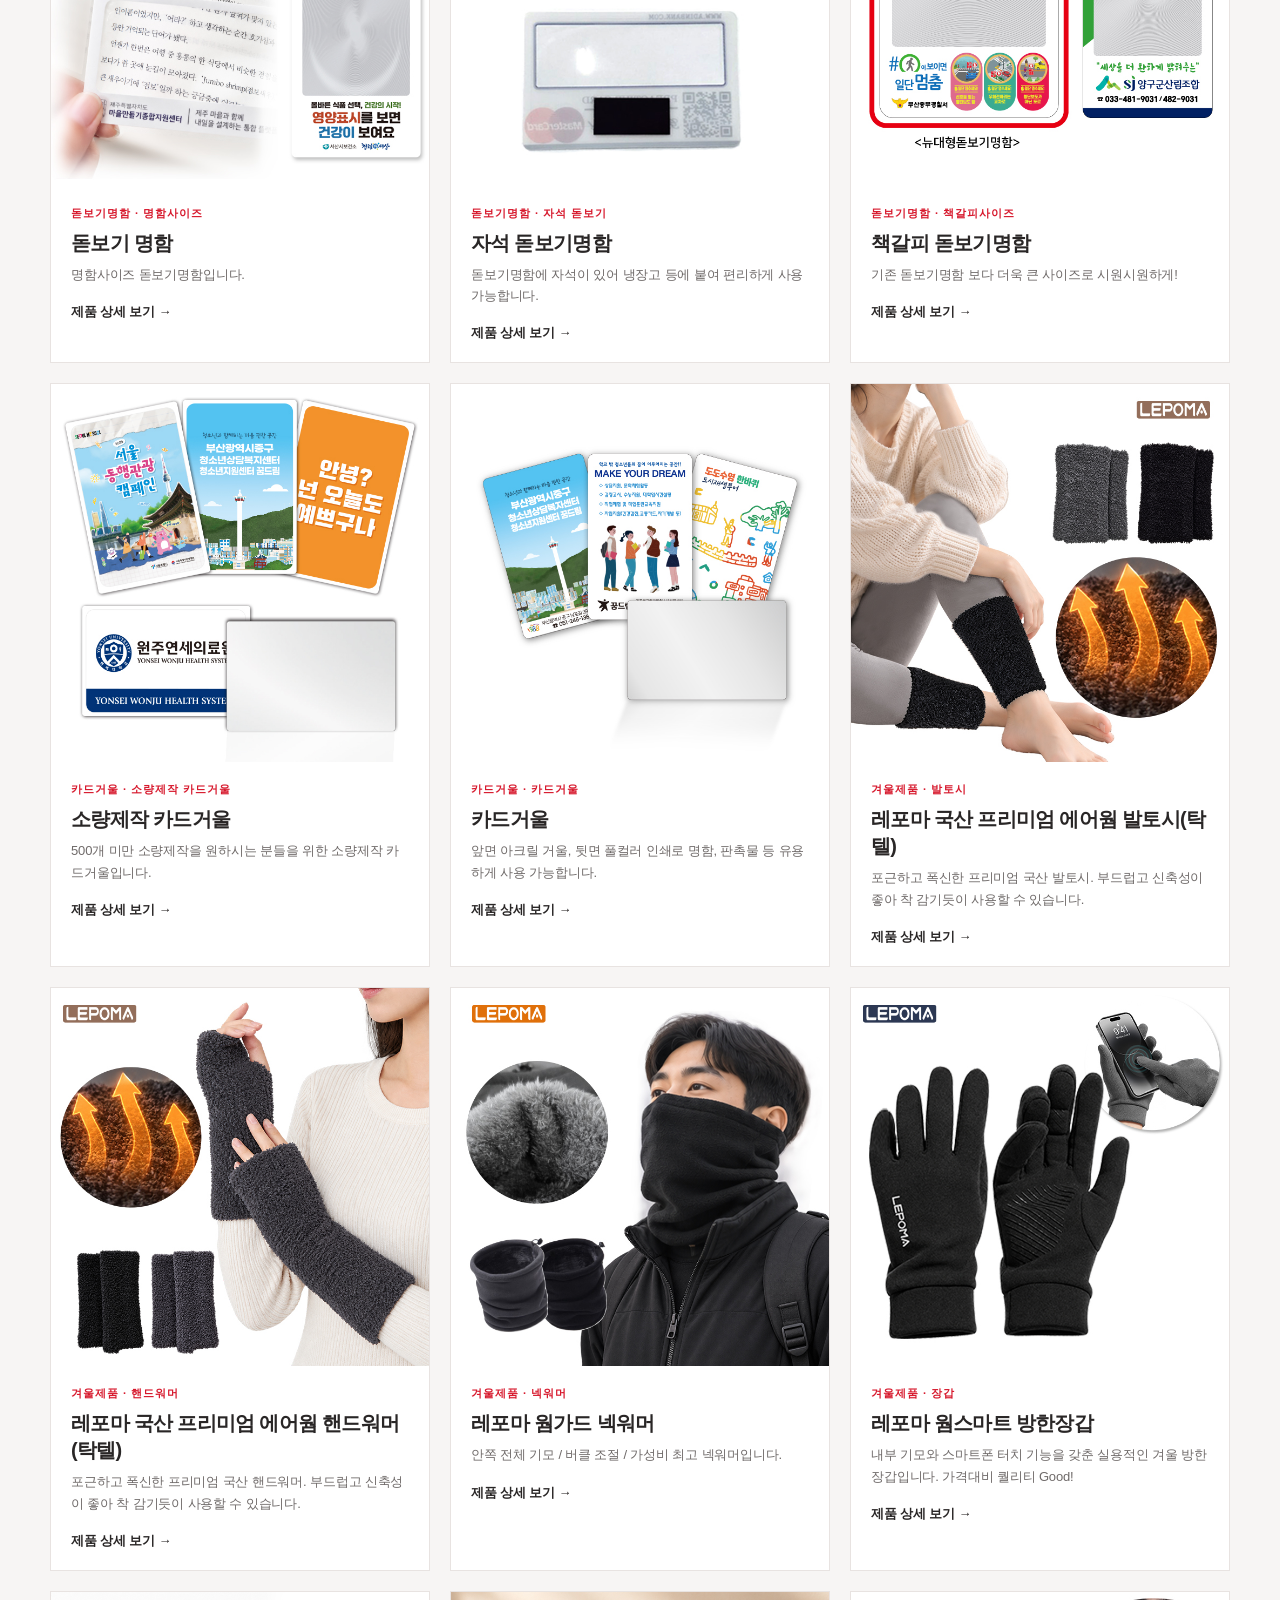
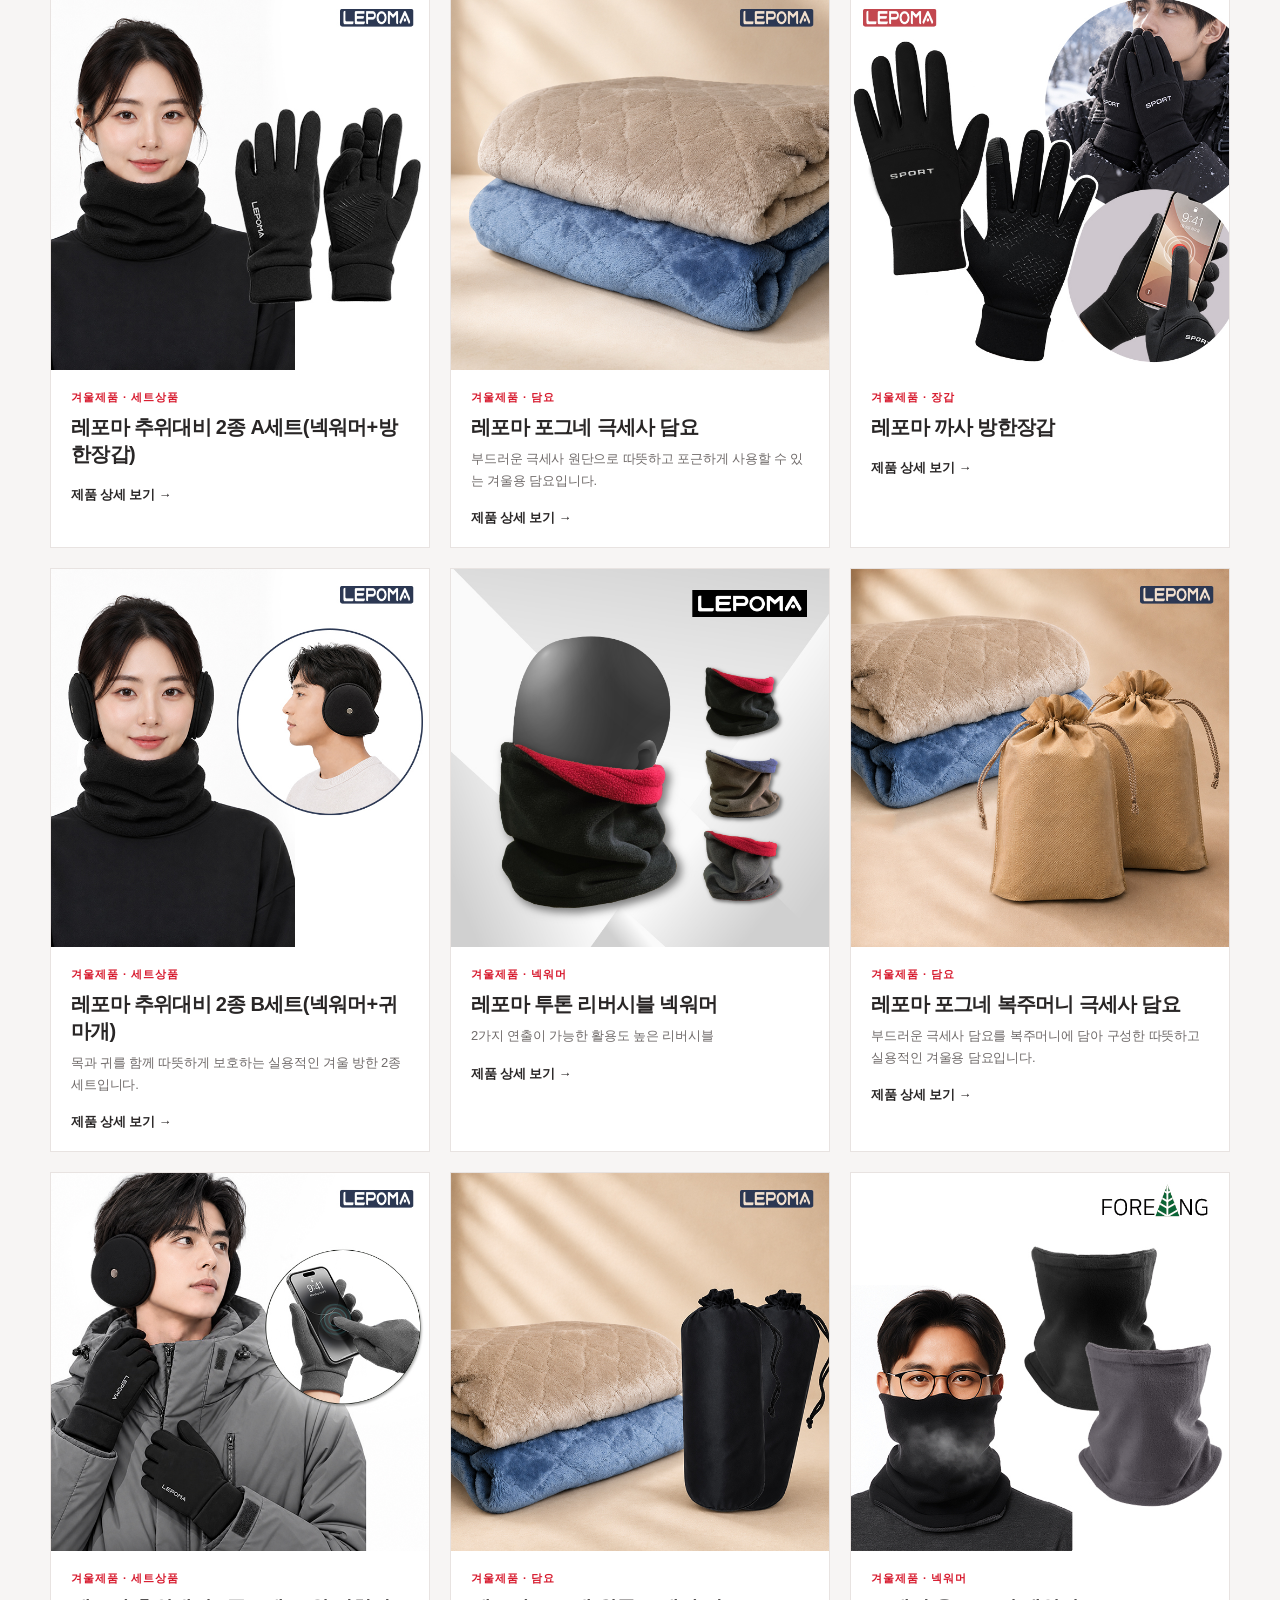
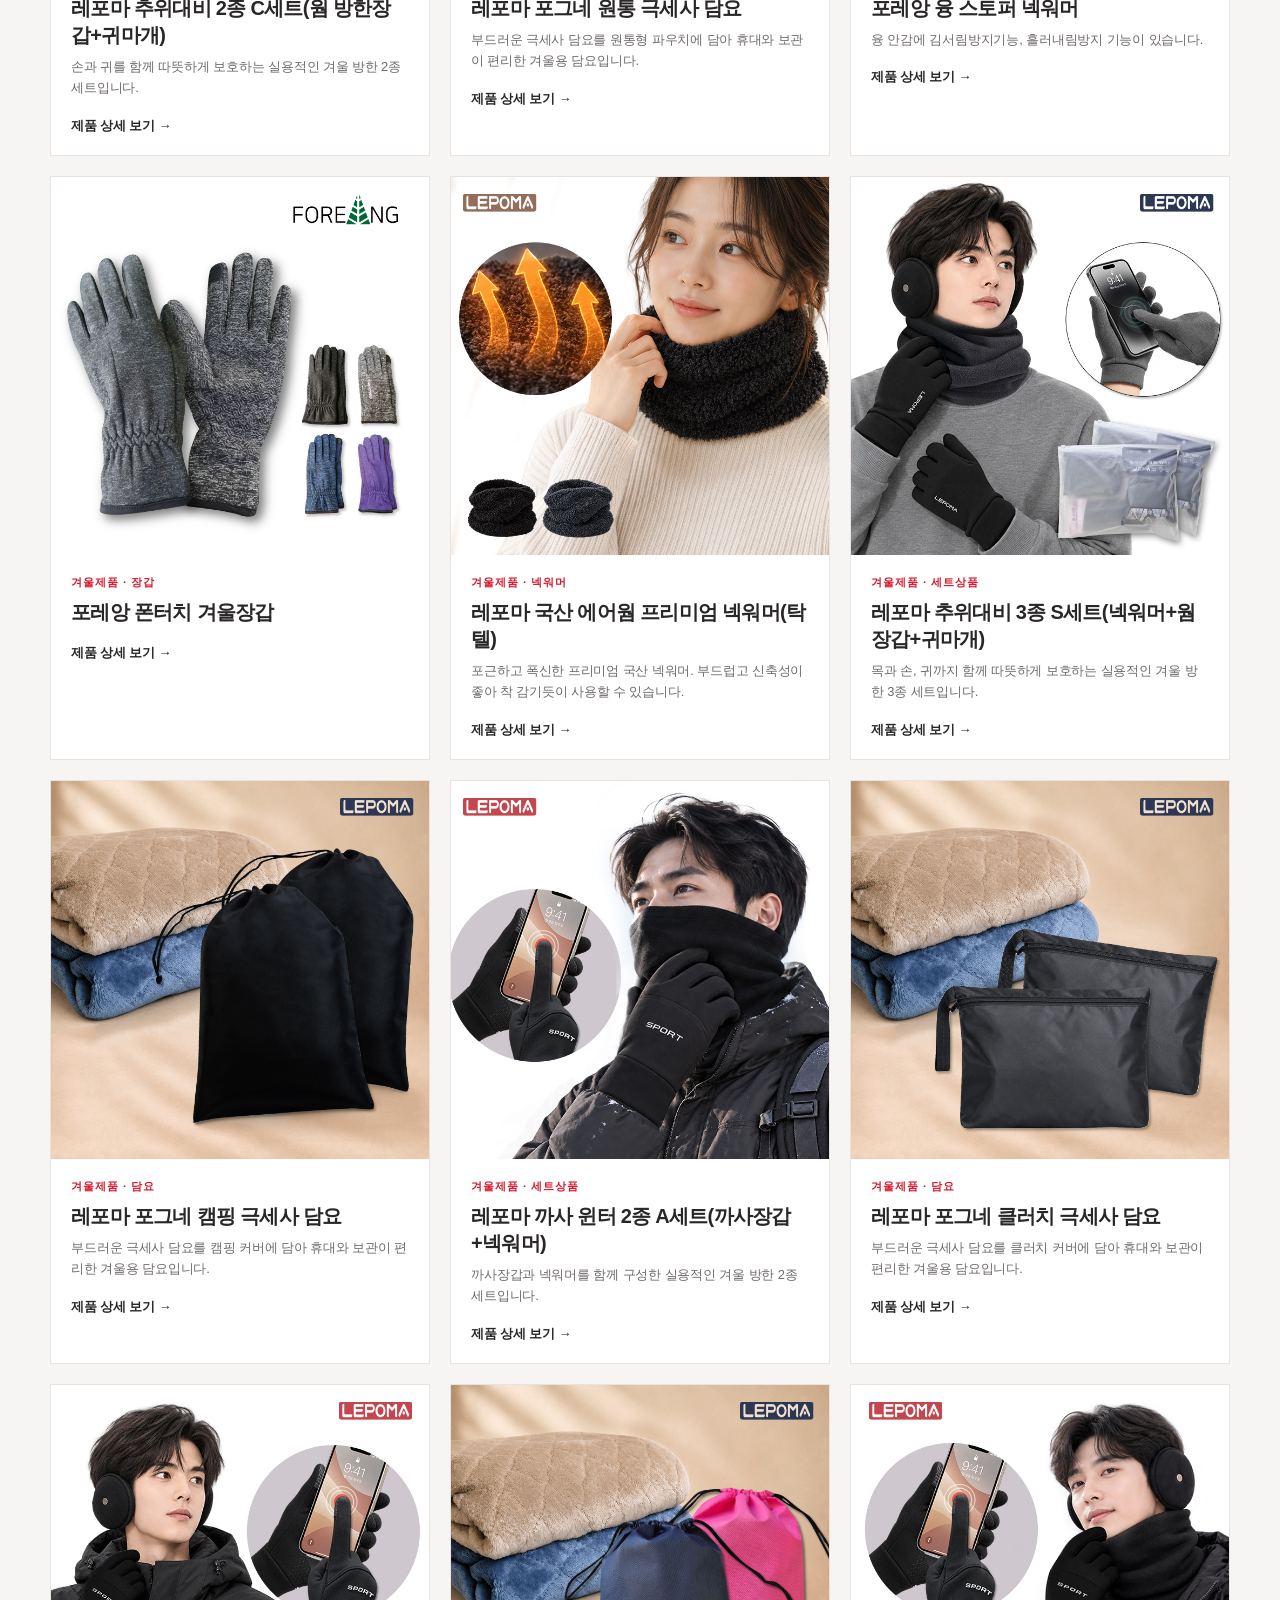
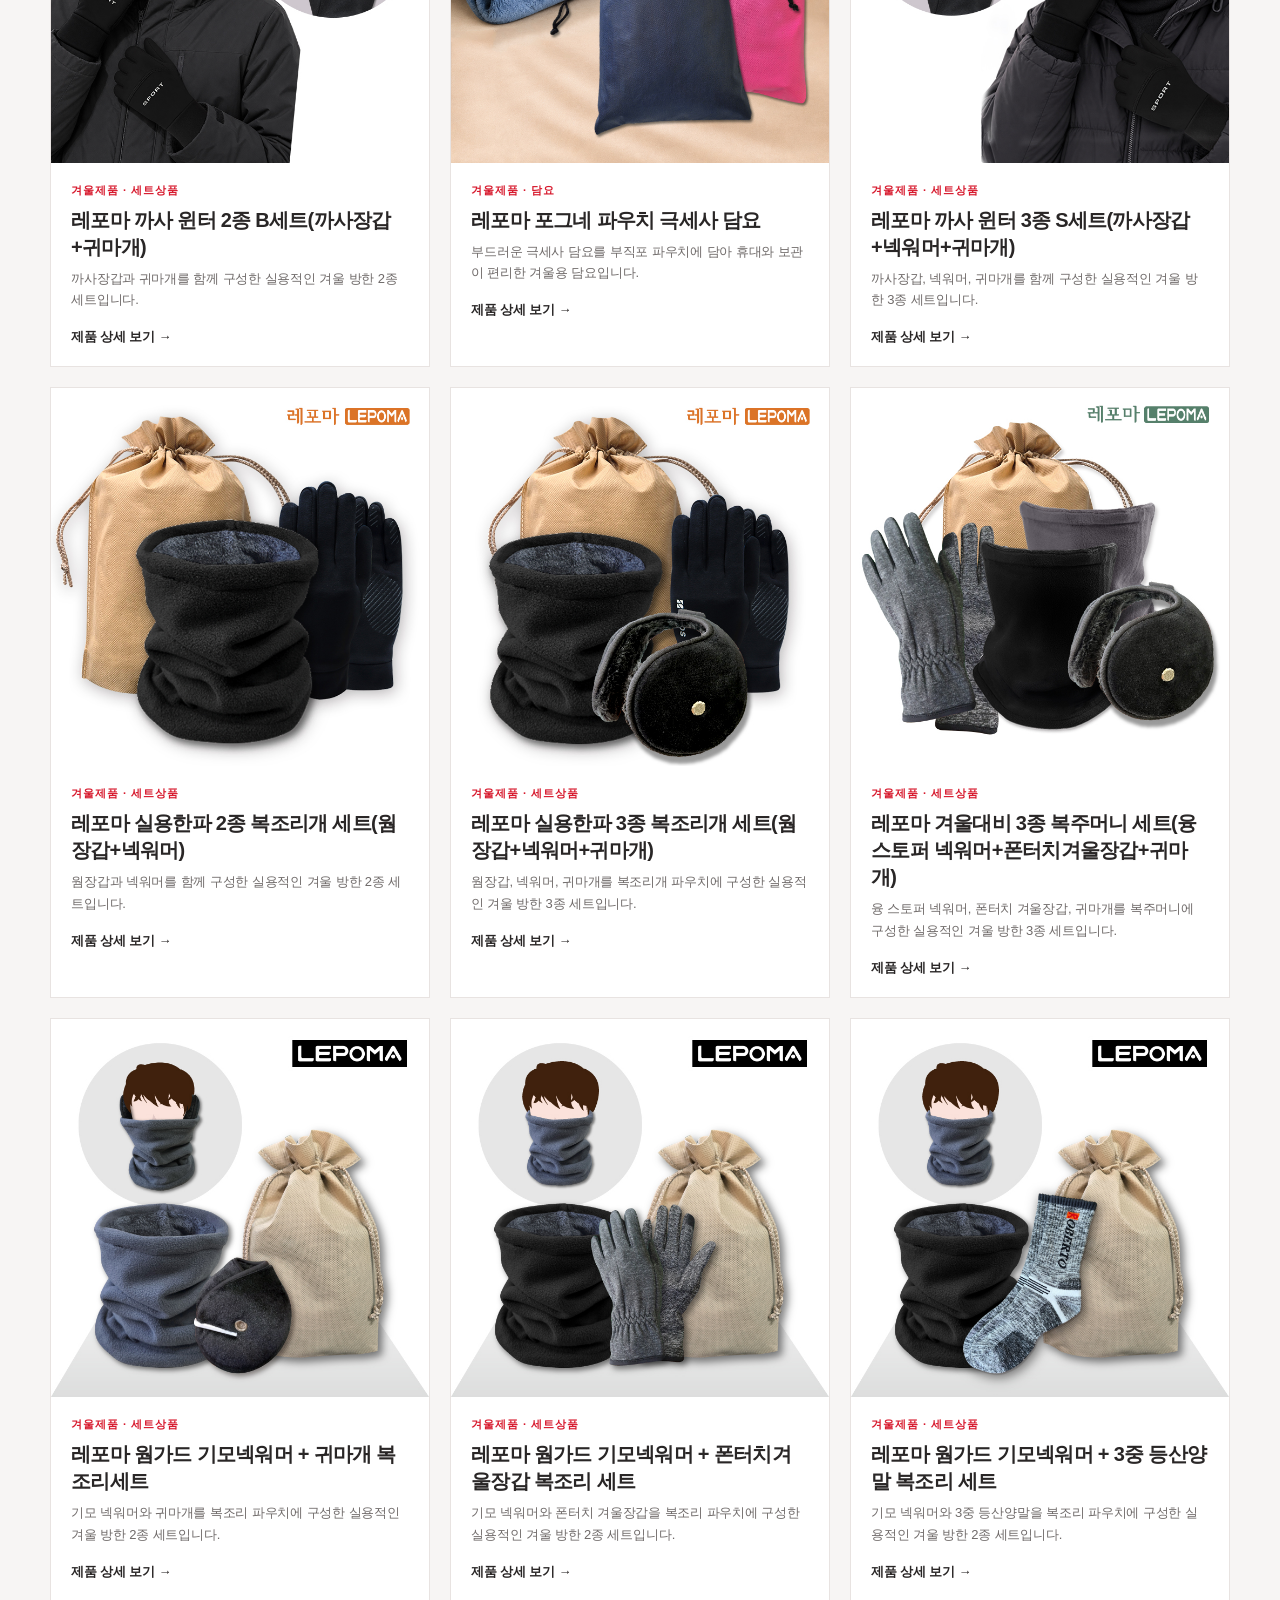
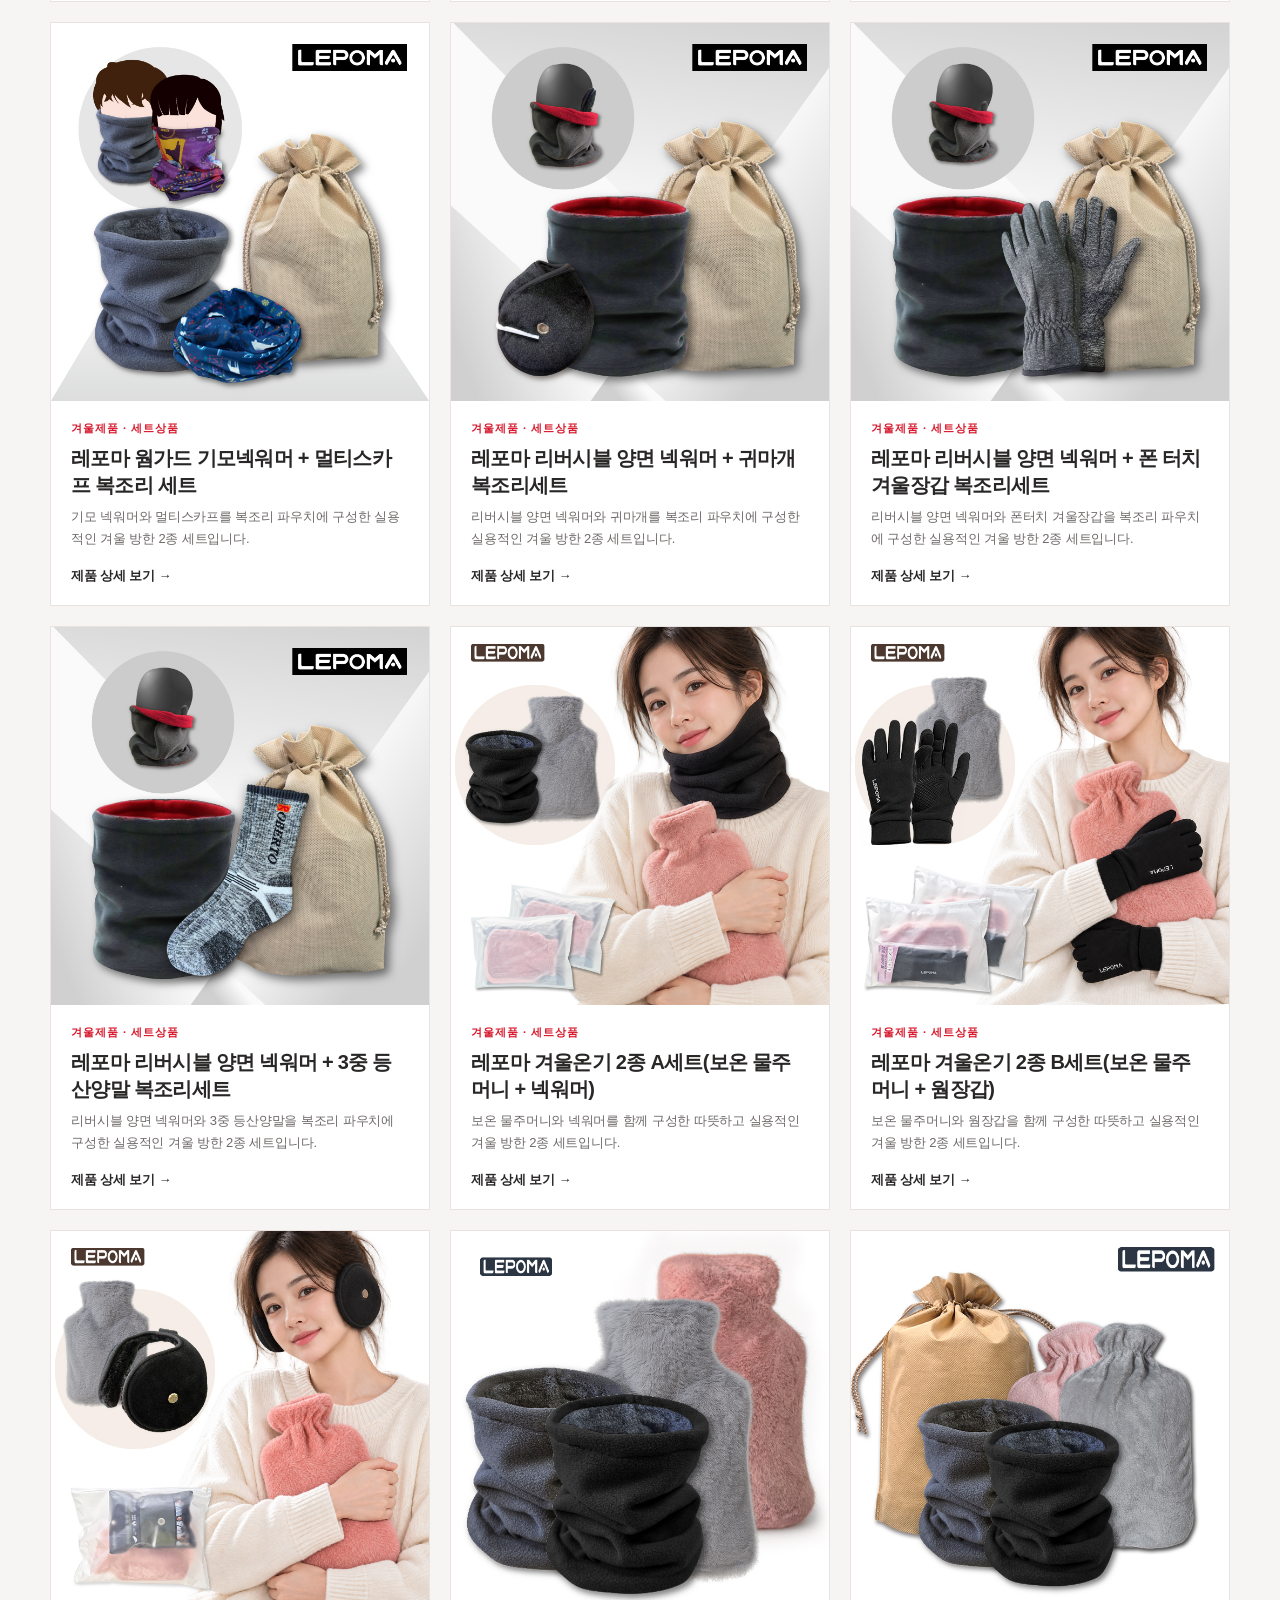
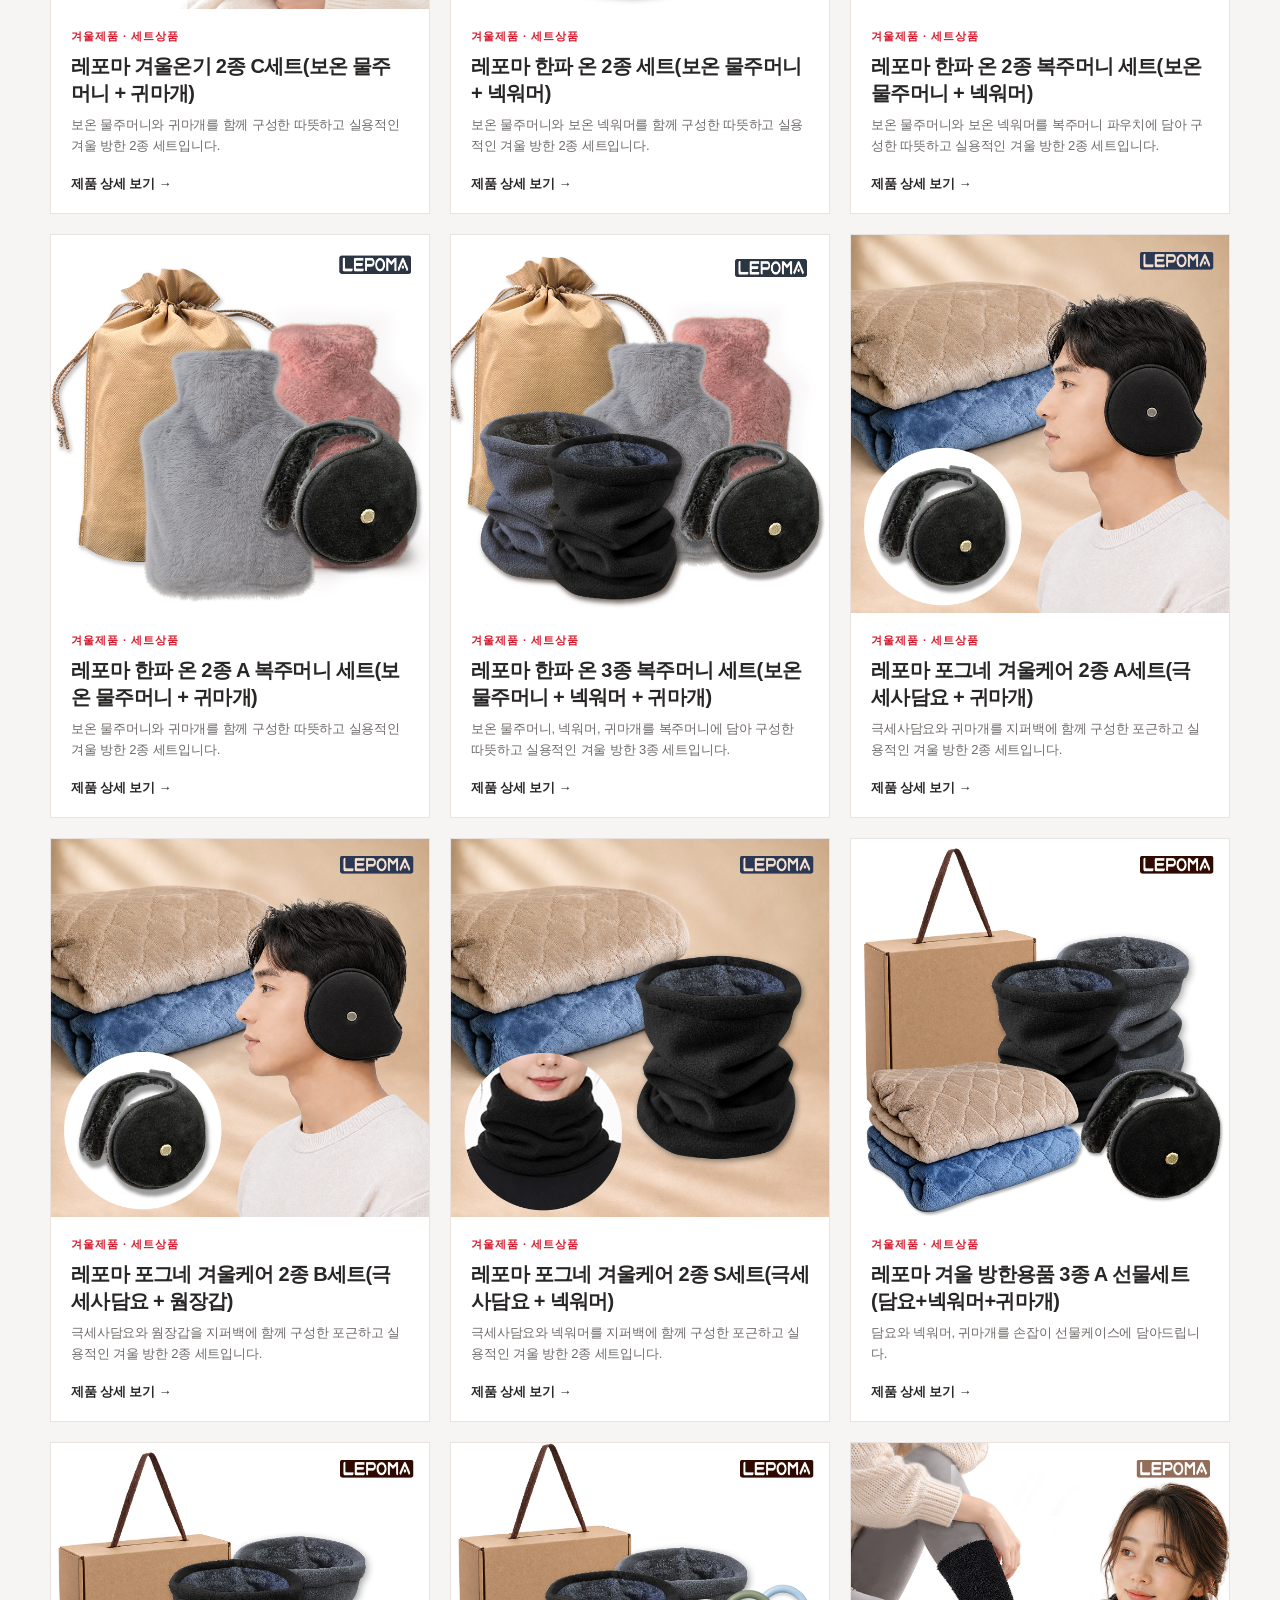
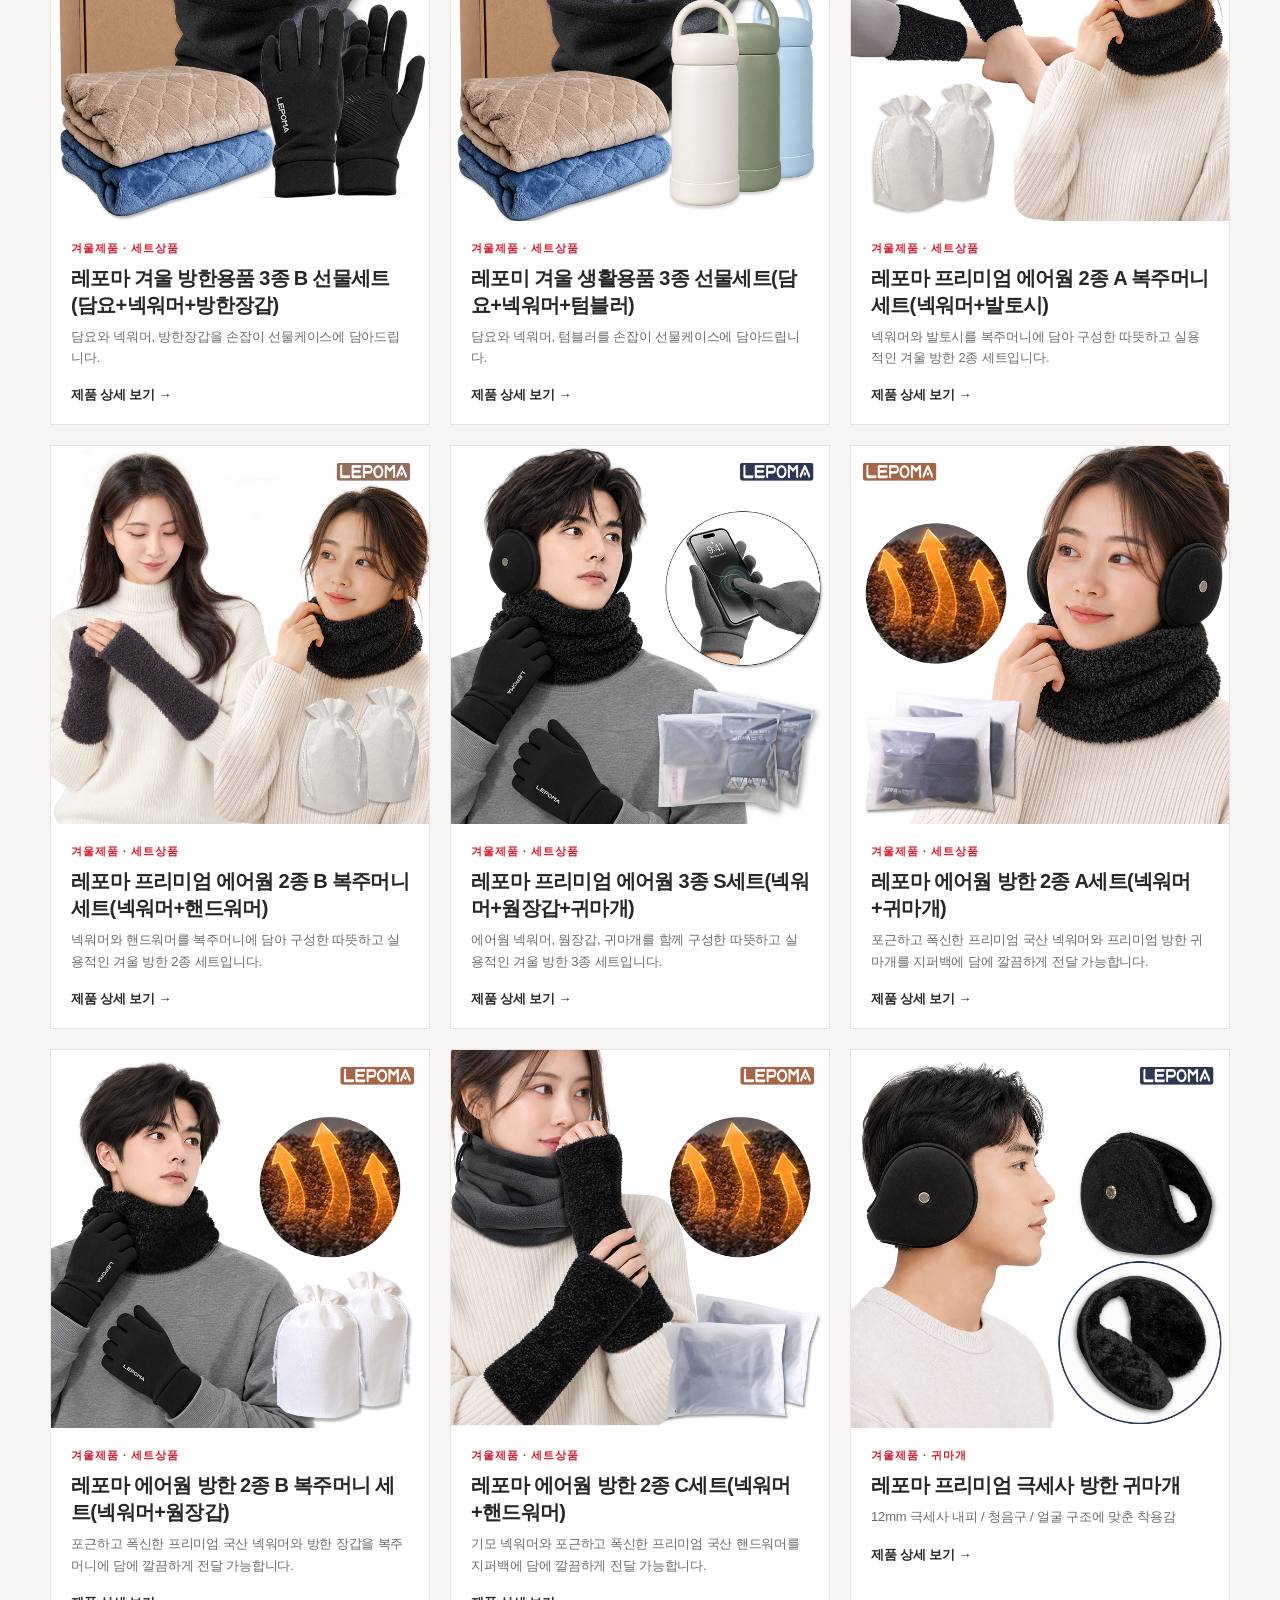
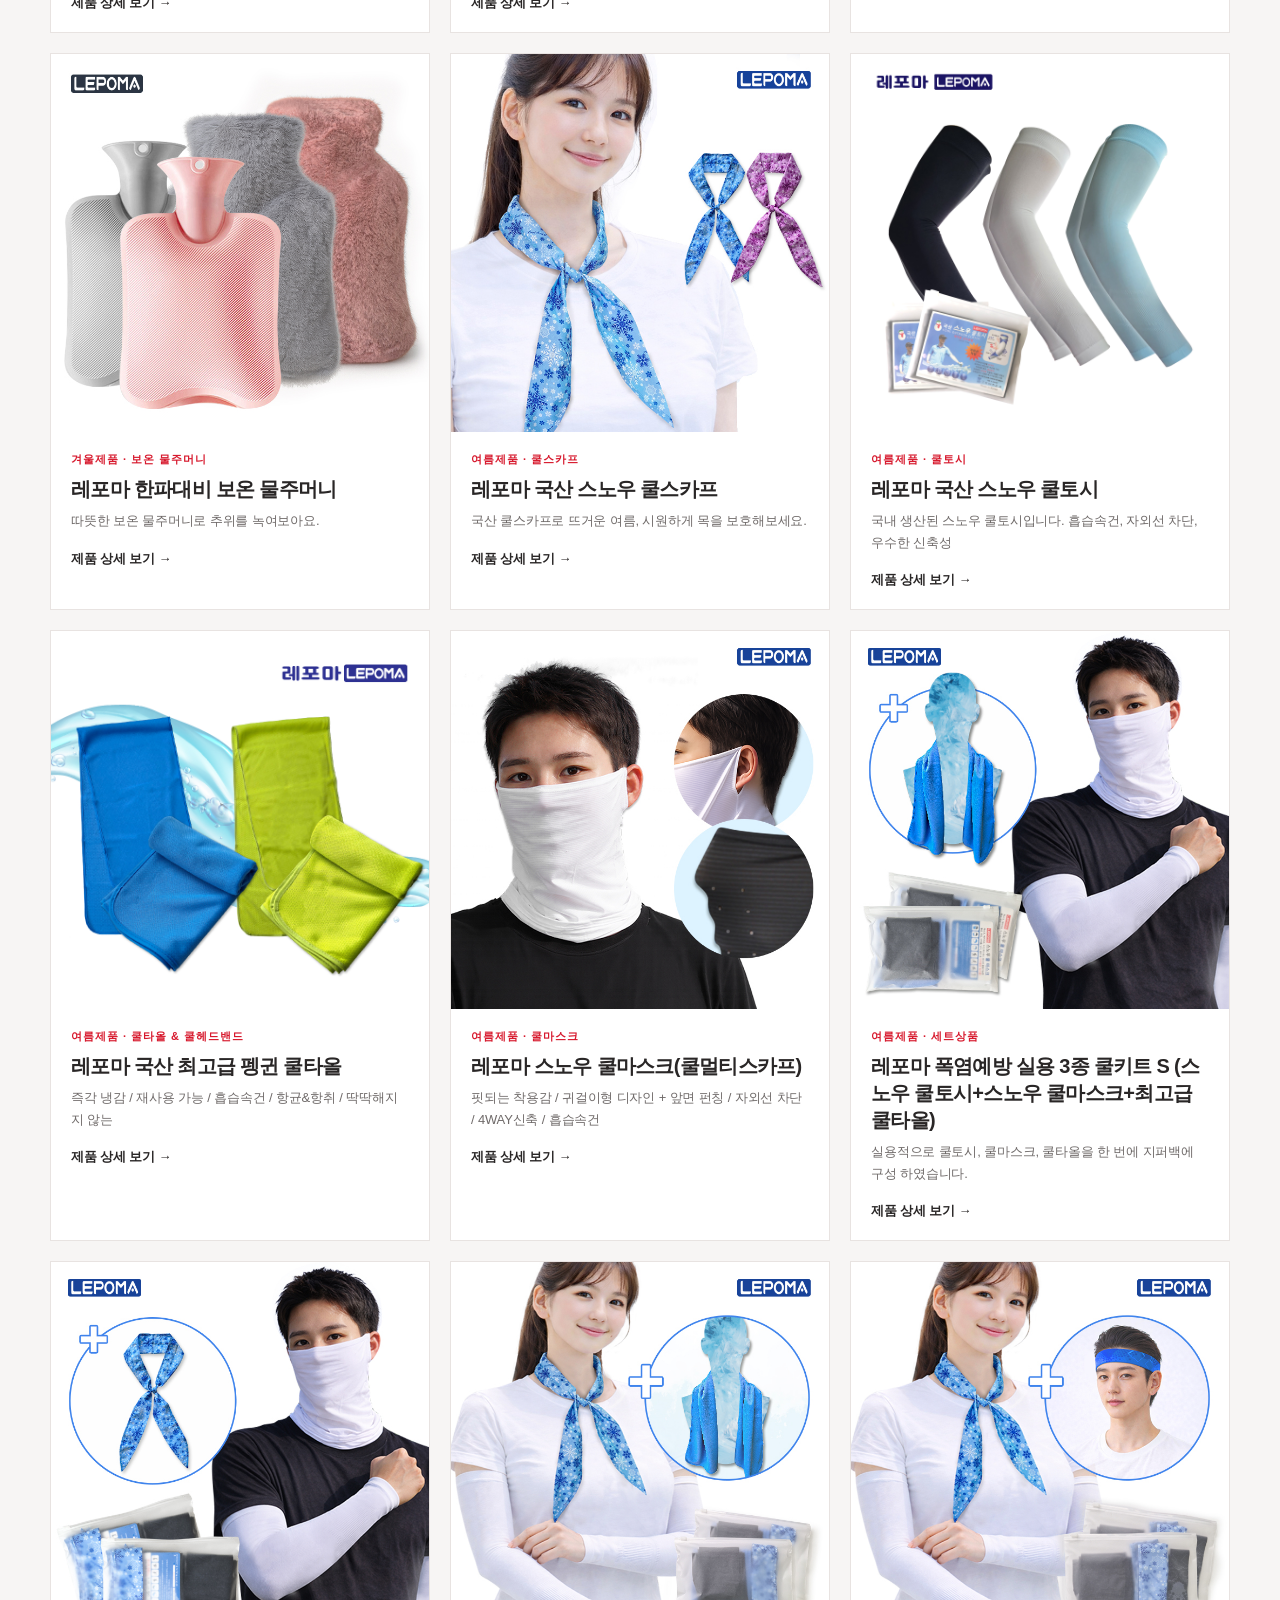
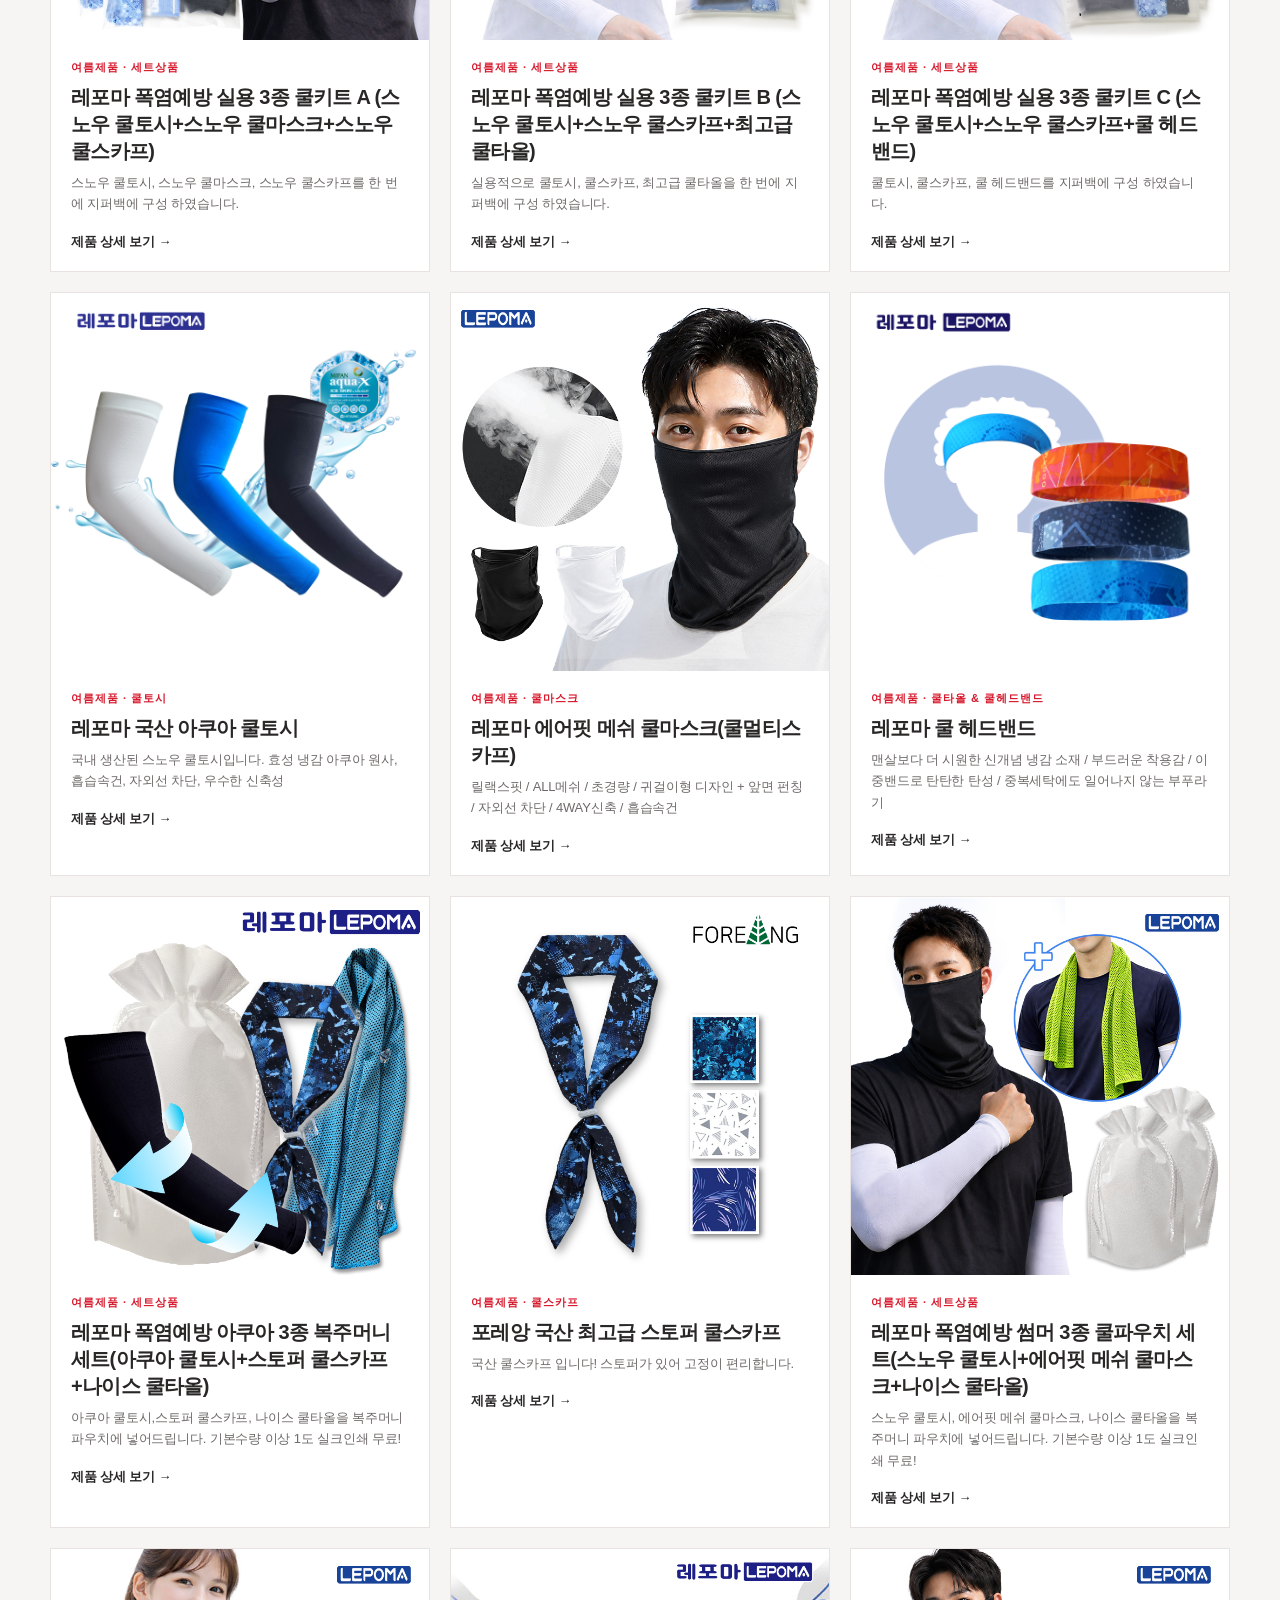
<file: products.html>
<!doctype html><html lang="ko"><head><meta charset="utf-8"><meta name="viewport" content="width=device-width,initial-scale=1"><title>제품소개 | 해피온</title><meta name="description" content="해피온 제품 카탈로그"><link rel="icon" href="assets/images/logo.png"><link rel="stylesheet" href="assets/css/style.css"></head><body><div id="site-header"></div>
<main><section class="sub-hero" id="products-intro"><div class="container"><div class="breadcrumbs"><a href="index.html">홈</a><span>›</span><strong>제품소개</strong></div><p class="eyebrow">PRODUCTS</p><h1>제품소개</h1><p>대분류를 선택해 세부 품목과 등록된 상품을 확인할 수 있습니다.</p></div></section><section class="section" id="products-category-section"><div class="container"><div class="category-grid" id="category-list"></div></div></section><section class="section soft" id="product-results"><div class="container"><div class="section-head"><div><p class="eyebrow" id="product-list-eyebrow">ALL PRODUCTS</p><h2 id="product-list-title">전체 상품</h2></div></div><div class="products-toolbar"><div class="search-box"><input id="product-search" type="search" placeholder="상품명 검색"></div><span class="product-count" id="product-count"></span></div><div class="product-grid" id="all-products"></div></div></section></main>
<div id="site-footer"></div><script src="data/seed.js"></script><script src="assets/js/app.js"></script><script>(async()=>{
const d=await H.load();
H.headerFooter(d.site,'products');

// 제품소개 대분류 카드:
// 메인에서 지정한 카테고리 대표이미지를 그대로 사용하고,
// 지정 이미지가 없으면 해당 카테고리 첫 상품 대표이미지를 사용합니다.
const categoryList=document.getElementById('category-list');
const categoryOrder=['summer','winter','all-season','magnifier','card-mirror'];
const orderedCategories=categoryOrder
  .map(id=>d.categories.find(c=>c.id===id))
  .filter(Boolean);

const categoryCards=await Promise.all(orderedCategories.map(async(c,i)=>{
  let saved={};
  try{
    const r=await fetch(`data/home-categories/${c.id}.json?ts=${Date.now()}`,{cache:'no-store'});
    if(r.ok) saved=await r.json();
  }catch(e){}

  const firstProduct=d.products.find(p=>
    p.published!==false &&
    p.category===c.id &&
    p.hero_image
  );

  return {
    id:c.id,
    title:saved.title||c.label||'',
    description:saved.description||c.desc||'',
    top_text:String(i+1).padStart(2,'0'),
    link_text:saved.link_text||'제품 보기 →',
    image:saved.image || (firstProduct&&firstProduct.hero_image) || ''
  };
}));

categoryList.innerHTML=categoryCards.map(c=>{
  const image=c.image
    ? `<img class="home-category-image" src="${H.esc(c.image.replace(/^\//,''))}" alt="${H.esc(c.title)}">`
    : '';

  return `<a class="home-category-card ${c.image?'has-image':'no-image'}" href="category.html?category=${encodeURIComponent(c.id)}">
    ${image}
    <div class="home-category-shade"></div>
    <div class="home-category-content">
      <span class="home-category-top">${H.esc(c.top_text)}</span>
      <div class="home-category-bottom">
        <h3>${H.esc(c.title)}</h3>
        <p>${H.esc(c.description)}</p>
        <span class="home-category-link">${H.esc(c.link_text)}</span>
      </div>
    </div>
  </a>`;
}).join('');

const input=document.getElementById('product-search');
const grid=document.getElementById('all-products');
const count=document.getElementById('product-count');
const title=document.getElementById('product-list-title');
const eyebrow=document.getElementById('product-list-eyebrow');

const params=new URLSearchParams(location.search);
const initialSearch=params.get('search')||'';

if(initialSearch){
  input.value=initialSearch;

  // 검색으로 들어온 경우에는 제품소개 상단 설명과 대분류 카드를 숨기고
  // 검색 결과만 바로 보여줍니다.
  const intro=document.getElementById('products-intro');
  const categorySection=document.getElementById('products-category-section');
  if(intro) intro.style.display='none';
  if(categorySection) categorySection.style.display='none';
}

const normalize=(v)=>String(v||'').toLowerCase().replace(/\s+/g,'').trim();

function render(){
  const raw=input.value.trim();
  const term=normalize(raw);

  const list=d.products.filter(p=>{
    if(p.published===false) return false;
    if(!term) return true;

    const text=[
      p.title,
      p.summary,
      H.catLabel(p.category),
      H.subLabel(p.category,p.subcategory)
    ].map(normalize).join(' ');

    return text.includes(term);
  });

  if(raw){
    eyebrow.textContent='SEARCH RESULTS';
    title.textContent=`'${raw}' 검색 결과`;
  }else{
    eyebrow.textContent='ALL PRODUCTS';
    title.textContent='전체 상품';
  }

  grid.innerHTML=list.map(H.productCard).join('') ||
    `<div class="empty">${raw ? `'${H.esc(raw)}' 검색 결과가 없습니다.` : '등록된 상품이 없습니다.'}</div>`;

  count.textContent=`${list.length}개 상품`;
}

input.addEventListener('input',render);
render();
})();</script></body></html>
</file>
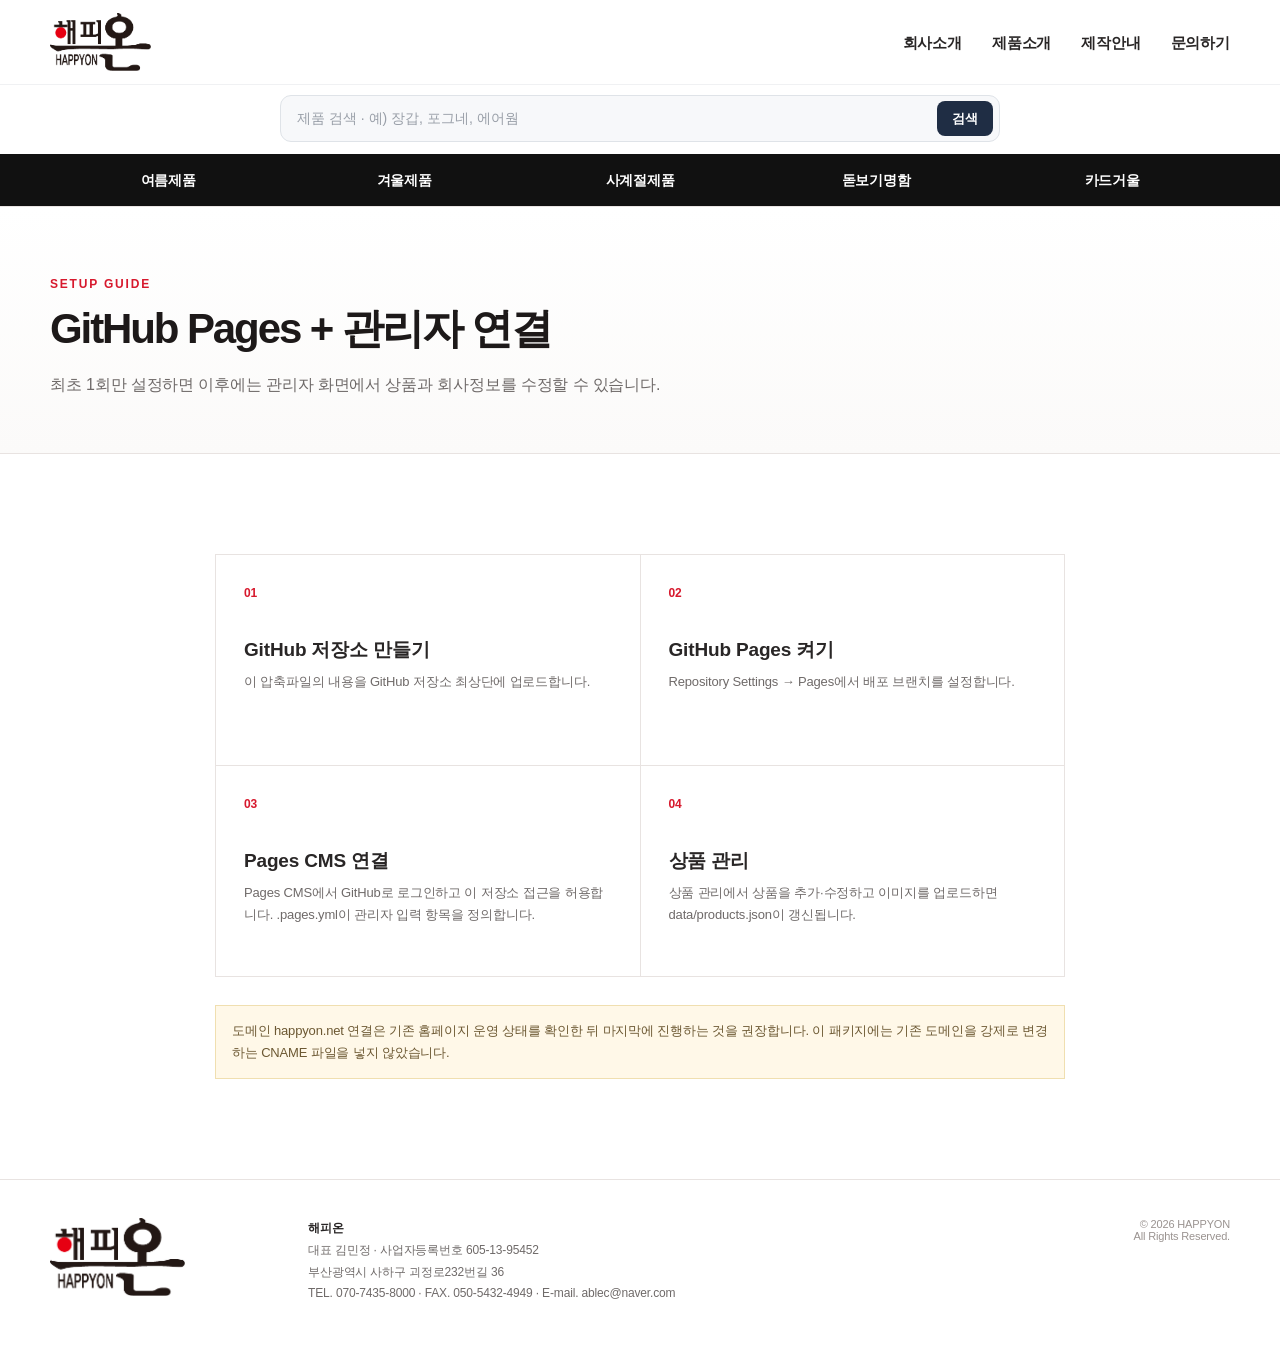
<file: SETUP.html>
<!doctype html><html lang="ko"><head><meta charset="utf-8"><meta name="viewport" content="width=device-width,initial-scale=1"><title>설치 안내 | 해피온</title><meta name="description" content=""><link rel="icon" href="assets/images/logo.png"><link rel="stylesheet" href="assets/css/style.css"></head><body><div id="site-header"></div>
<main><section class="sub-hero"><div class="container"><p class="eyebrow">SETUP GUIDE</p><h1>GitHub Pages + 관리자 연결</h1><p>최초 1회만 설정하면 이후에는 관리자 화면에서 상품과 회사정보를 수정할 수 있습니다.</p></div></section><section class="section"><div class="container" style="max-width:850px"><div class="process-grid" style="grid-template-columns:1fr 1fr"><div class="process-item"><span class="step">01</span><h3>GitHub 저장소 만들기</h3><p>이 압축파일의 내용을 GitHub 저장소 최상단에 업로드합니다.</p></div><div class="process-item"><span class="step">02</span><h3>GitHub Pages 켜기</h3><p>Repository Settings → Pages에서 배포 브랜치를 설정합니다.</p></div><div class="process-item"><span class="step">03</span><h3>Pages CMS 연결</h3><p>Pages CMS에서 GitHub로 로그인하고 이 저장소 접근을 허용합니다. .pages.yml이 관리자 입력 항목을 정의합니다.</p></div><div class="process-item"><span class="step">04</span><h3>상품 관리</h3><p>상품 관리에서 상품을 추가·수정하고 이미지를 업로드하면 data/products.json이 갱신됩니다.</p></div></div><div class="admin-note" style="margin-top:28px">도메인 happyon.net 연결은 기존 홈페이지 운영 상태를 확인한 뒤 마지막에 진행하는 것을 권장합니다. 이 패키지에는 기존 도메인을 강제로 변경하는 CNAME 파일을 넣지 않았습니다.</div></div></section></main>
<div id="site-footer"></div><script src="data/seed.js"></script><script src="assets/js/app.js"></script><script>(async()=>{const d=await H.load();H.headerFooter(d.site,'');})();</script></body></html>
</file>
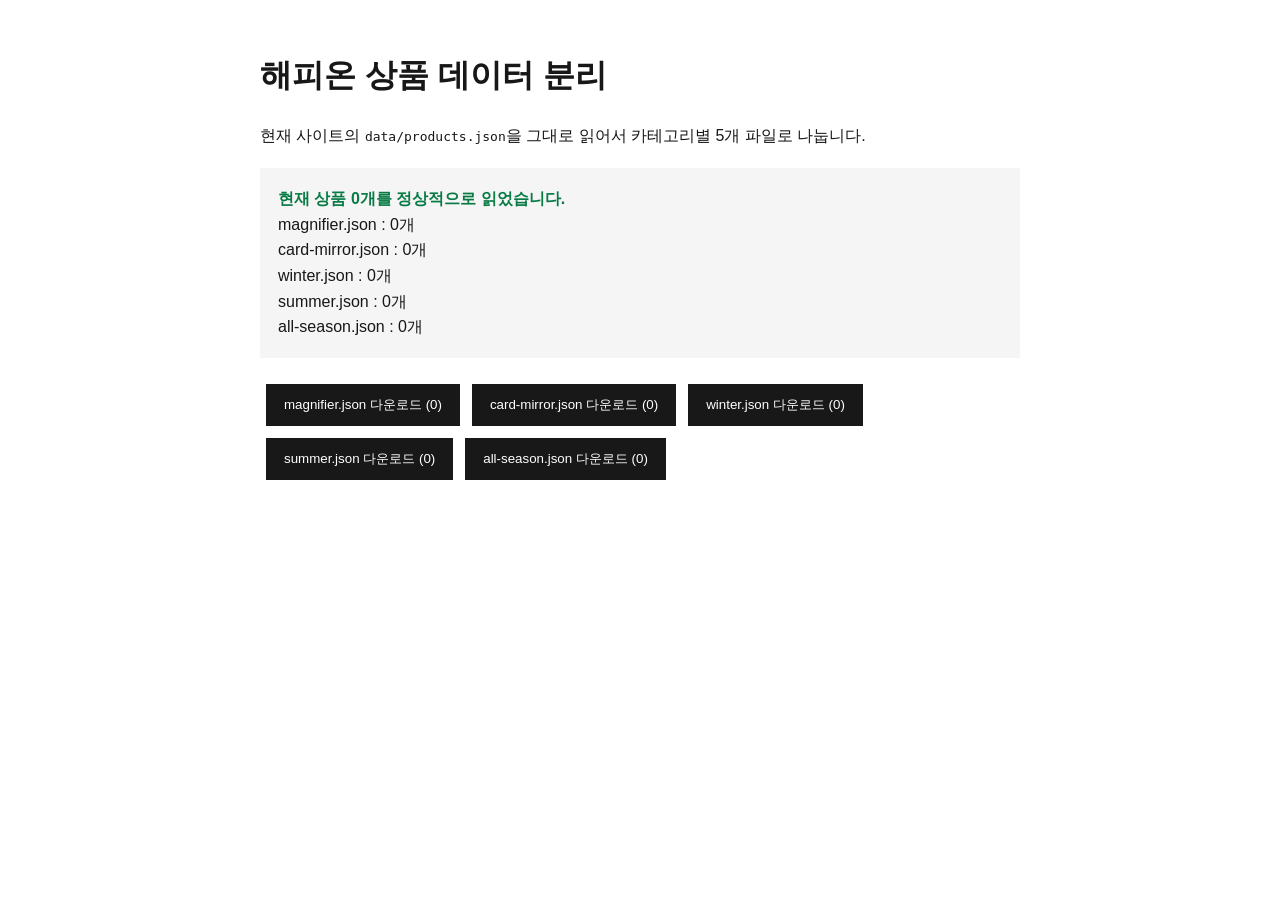
<file: SPLIT_PRODUCTS.html>
<!doctype html>
<html lang="ko">
<head>
<meta charset="utf-8">
<meta name="viewport" content="width=device-width,initial-scale=1">
<title>HAPPYON 상품 데이터 분리 도구</title>
<style>
body{font-family:Arial,sans-serif;max-width:760px;margin:50px auto;padding:0 20px;line-height:1.6;color:#171717}
button{padding:12px 18px;margin:6px;border:0;background:#181818;color:#fff;cursor:pointer}
.box{background:#f5f5f5;padding:18px;margin:20px 0}
.good{color:#087b45;font-weight:700}.bad{color:#c52121;font-weight:700}
</style>
</head>
<body>
<h1>해피온 상품 데이터 분리</h1>
<p>현재 사이트의 <code>data/products.json</code>을 그대로 읽어서 카테고리별 5개 파일로 나눕니다.</p>
<div id="status" class="box">불러오는 중...</div>
<div id="buttons"></div>

<script>
const files = {
  "magnifier":"magnifier.json",
  "card-mirror":"card-mirror.json",
  "winter":"winter.json",
  "summer":"summer.json",
  "all-season":"all-season.json"
};

let groups = {};
function download(name,data){
  const blob = new Blob([JSON.stringify(data,null,2)],{type:"application/json"});
  const a=document.createElement("a");
  a.href=URL.createObjectURL(blob);
  a.download=name;
  document.body.appendChild(a); a.click(); a.remove();
  setTimeout(()=>URL.revokeObjectURL(a.href),1000);
}
(async()=>{
  try{
    const r=await fetch("data/products.json?ts="+Date.now(),{cache:"no-store"});
    if(!r.ok) throw new Error("products.json을 불러오지 못했습니다.");
    const products=await r.json();
    Object.keys(files).forEach(k=>groups[k]=products.filter(p=>p.category===k));
    document.getElementById("status").innerHTML =
      '<span class="good">현재 상품 '+products.length+'개를 정상적으로 읽었습니다.</span><br>'+
      Object.entries(groups).map(([k,v])=>`${files[k]} : ${v.length}개`).join("<br>");
    document.getElementById("buttons").innerHTML =
      Object.entries(files).map(([k,name])=>`<button data-k="${k}" data-name="${name}">${name} 다운로드 (${groups[k].length})</button>`).join("");
    document.querySelectorAll("button").forEach(b=>b.onclick=()=>download(b.dataset.name,groups[b.dataset.k]));
  }catch(e){
    document.getElementById("status").innerHTML='<span class="bad">'+e.message+'</span>';
  }
})();
</script>
</body>
</html>
</file>
<file: assets/css/style.css>
:root{
  --ink:#1d1919; --text:#292626; --muted:#6f6a69; --line:#e8e3e1;
  --soft:#f7f5f4; --paper:#fff; --accent:#d7192d; --warm:#2d201e;
  --max:1180px; --shadow:0 18px 50px rgba(35,24,22,.08);
}
*{box-sizing:border-box} html{scroll-behavior:smooth} body{margin:0;font-family:-apple-system,BlinkMacSystemFont,"Segoe UI","Noto Sans KR","Malgun Gothic",sans-serif;color:var(--text);background:#fff;letter-spacing:-.01em} a{text-decoration:none;color:inherit} img{max-width:100%;display:block} button,input,select,textarea{font:inherit}.container{width:min(var(--max),calc(100% - 40px));margin:auto}
.site-header{position:sticky;top:0;z-index:50;background:rgba(255,255,255,.96);backdrop-filter:blur(14px);border-bottom:1px solid rgba(232,227,225,.9)}.header-inner{height:84px;display:flex;align-items:center;justify-content:space-between;gap:28px}.brand img{height:58px;width:auto}.main-nav{display:flex;align-items:center;gap:30px;font-size:15px;font-weight:650}.main-nav a{padding:31px 0 27px;border-bottom:2px solid transparent}.main-nav a:hover,.main-nav a.active{color:var(--accent);border-color:var(--accent)}.mobile-menu{display:none;border:0;background:none;font-size:26px;cursor:pointer}
.eyebrow{font-size:12px;letter-spacing:.15em;font-weight:800;color:var(--accent);margin:0 0 14px}.hero{padding:76px 0 68px;overflow:hidden}.hero-grid{display:grid;grid-template-columns:1.07fr .93fr;gap:64px;align-items:center}.hero h1{font-size:clamp(46px,6vw,78px);line-height:1.06;letter-spacing:-.06em;margin:0;font-weight:780;color:var(--ink)}.hero-desc{font-size:18px;line-height:1.8;color:var(--muted);max-width:630px;margin:26px 0 0}.hero-actions{display:flex;gap:10px;margin-top:32px}.btn{display:inline-flex;align-items:center;justify-content:center;min-height:48px;padding:0 22px;border:1px solid var(--warm);font-weight:700;font-size:14px;transition:.2s}.btn.primary{background:var(--warm);color:#fff}.btn.primary:hover{background:#130d0c}.btn.ghost{background:#fff}.btn.ghost:hover{background:var(--soft)}
.hero-panel{position:relative;min-height:450px;background:var(--soft);border:1px solid var(--line);padding:28px;display:grid;grid-template-columns:1fr 1fr;grid-template-rows:1.2fr .8fr;gap:14px}.hero-panel:after{content:"HAPPYON";position:absolute;right:-12px;bottom:-26px;font-size:86px;font-weight:900;letter-spacing:-.08em;color:rgba(45,32,30,.055)}.hero-tile{background:#fff;border:1px solid var(--line);padding:22px;display:flex;flex-direction:column;justify-content:space-between;min-height:150px}.hero-tile.big{grid-row:1/3}.hero-tile .num{font-size:12px;color:var(--accent);font-weight:800}.hero-tile h3{margin:30px 0 5px;font-size:22px;letter-spacing:-.04em}.hero-tile p{margin:0;color:var(--muted);font-size:13px}.hero-tile.big h3{font-size:30px}.hero-tile.big .circle{width:96px;height:96px;border-radius:50%;border:22px solid var(--warm);position:relative}.hero-tile.big .circle:before{content:"";position:absolute;width:22px;height:22px;border-radius:50%;background:var(--accent);left:-50px;top:15px}
.trust{border-top:1px solid var(--line);border-bottom:1px solid var(--line)}.trust-grid{display:grid;grid-template-columns:repeat(4,1fr)}.trust-item{padding:25px 28px;border-right:1px solid var(--line)}.trust-item:last-child{border-right:0}.trust-item strong{font-size:13px;color:var(--ink);display:block}.trust-item span{display:block;margin-top:7px;color:var(--muted);font-size:13px}
.section{padding:100px 0}.section.soft{background:var(--soft)}.section-head{display:flex;align-items:flex-end;justify-content:space-between;gap:32px;margin-bottom:34px}.section h2,.sub-hero h1{font-size:42px;letter-spacing:-.05em;line-height:1.15;margin:0;color:var(--ink)}.section-intro{margin:0;max-width:580px;color:var(--muted);line-height:1.75}.text-link{font-size:14px;font-weight:750;color:var(--accent);white-space:nowrap}
.category-grid{display:grid;grid-template-columns:repeat(5,1fr);gap:15px}.category-card{background:#fff;border:1px solid var(--line);min-height:255px;padding:24px;display:flex;flex-direction:column;justify-content:space-between;transition:.22s}.category-card:hover{transform:translateY(-4px);box-shadow:var(--shadow);border-color:#d8cfcc}.category-card .index{font-size:12px;font-weight:800;color:var(--accent)}.category-card h3{font-size:22px;margin:40px 0 7px;letter-spacing:-.04em}.category-card p{font-size:13px;line-height:1.6;color:var(--muted);margin:0}.category-card .arrow{margin-top:22px;font-weight:800}
.about-grid{display:grid;grid-template-columns:.85fr 1.15fr;gap:80px;align-items:start}.about-number{font-size:86px;font-weight:850;letter-spacing:-.08em;color:var(--warm);line-height:1}.about-number small{display:block;font-size:13px;letter-spacing:.12em;color:var(--accent);margin-bottom:12px}.about-copy p{font-size:18px;line-height:1.9;margin:0;color:#4b4544}.about-copy p+p{margin-top:14px}.info-list{margin-top:34px;border-top:1px solid var(--line)}.info-row{display:grid;grid-template-columns:130px 1fr;border-bottom:1px solid var(--line);padding:15px 0;font-size:14px}.info-row dt{font-weight:750}.info-row dd{margin:0;color:var(--muted)}
.sub-hero{padding:70px 0 54px;border-bottom:1px solid var(--line);background:linear-gradient(180deg,#fff,#fbfaf9)}.sub-hero p:last-child{max-width:680px;color:var(--muted);line-height:1.75;margin:18px 0 0}.breadcrumbs{display:flex;align-items:center;gap:8px;flex-wrap:wrap;font-size:12px;color:#8a8381;margin-bottom:24px}.breadcrumbs a:hover{color:var(--accent)}
.products-toolbar{display:flex;gap:12px;align-items:center;justify-content:space-between;margin-bottom:26px}.search-box{position:relative;max-width:370px;width:100%}.search-box input{width:100%;height:46px;border:1px solid var(--line);padding:0 15px;background:#fff;outline:none}.search-box input:focus{border-color:#b8aba7}.product-count{font-size:13px;color:var(--muted)}
.product-grid{display:grid;grid-template-columns:repeat(3,1fr);gap:20px}.product-card{border:1px solid var(--line);background:#fff;transition:.22s;overflow:hidden}.product-card:hover{transform:translateY(-3px);box-shadow:var(--shadow)}.product-media{aspect-ratio:1/1;background:#f2efed;overflow:hidden;position:relative;display:flex;align-items:center;justify-content:center}.product-media img{width:100%;height:100%;object-fit:contain;background:#fff}.product-placeholder{width:100%;height:100%;display:flex;align-items:flex-end;padding:22px;background:linear-gradient(135deg,#f7f4f2,#e9e2df);color:#7e7471;font-weight:800;font-size:13px;letter-spacing:.02em}.product-placeholder:before{content:"";position:absolute;width:74px;height:74px;border:17px solid rgba(45,32,30,.12);border-radius:50%;top:26px;right:26px}.product-body{padding:20px}.product-meta{font-size:11px;letter-spacing:.09em;font-weight:800;color:var(--accent);text-transform:uppercase}.product-body h3{font-size:20px;letter-spacing:-.035em;margin:9px 0 7px}.product-body p{color:var(--muted);font-size:13px;line-height:1.65;margin:0}.card-arrow{display:block;margin-top:18px;font-size:13px;font-weight:800}
.subcategory-grid{display:grid;grid-template-columns:repeat(4,1fr);gap:16px}.subcategory-card{min-height:200px;padding:22px;border:1px solid var(--line);background:#fff;display:flex;flex-direction:column;justify-content:space-between;transition:.2s}.subcategory-card:hover{transform:translateY(-3px);box-shadow:var(--shadow)}.subcategory-card .tag{font-size:11px;color:var(--accent);font-weight:800}.subcategory-card h3{font-size:20px;margin:32px 0 5px}.subcategory-card .count{font-size:13px;color:var(--muted)}
.detail-wrap{padding:54px 0 84px}.detail-top{display:grid;grid-template-columns:1.05fr .95fr;gap:62px;align-items:start}.detail-main-image{aspect-ratio:1/1;background:#f3f0ee;border:1px solid var(--line);display:flex;align-items:center;justify-content:center;overflow:hidden;position:relative}.detail-main-image img{width:100%;height:100%;object-fit:contain;background:#fff}.detail-info h1{font-size:44px;letter-spacing:-.05em;line-height:1.15;margin:0}.detail-summary{font-size:17px;line-height:1.75;color:var(--muted);margin:17px 0 0}.quick-spec{margin-top:30px;border-top:1px solid var(--line)}.quick-row{display:grid;grid-template-columns:135px 1fr;padding:14px 0;border-bottom:1px solid var(--line);font-size:14px}.quick-row strong{font-weight:750}.quick-row span{color:var(--muted)}.order-note{margin-top:14px;font-size:12px;color:#8a8381;line-height:1.6}.gallery{display:grid;grid-template-columns:1fr;gap:0;margin:72px auto 0;max-width:860px}.gallery img{display:block;width:100%;height:auto;max-height:none;object-fit:initial;background:#fff;border:0}.detail-section{margin-top:72px}.detail-section h2{font-size:30px;margin:0 0 25px;letter-spacing:-.04em}.feature-grid{display:grid;grid-template-columns:repeat(3,1fr);gap:14px}.feature-card{border:1px solid var(--line);padding:22px;background:#fff}.feature-card h3{font-size:17px;margin:0 0 8px}.feature-card p{font-size:13px;color:var(--muted);line-height:1.65;margin:0}.spec-table{border-top:1px solid var(--line)}.spec-table .row{display:grid;grid-template-columns:180px 1fr;padding:16px 0;border-bottom:1px solid var(--line);font-size:14px}.spec-table strong{font-weight:750}.spec-table span{color:var(--muted);white-space:pre-wrap}.set-box{background:var(--soft);border:1px solid var(--line);padding:30px}.set-box h3{margin:0 0 10px;font-size:21px}.set-box p{margin:0;color:var(--muted);line-height:1.7}.set-items{margin:18px 0 0;padding:0;list-style:none;display:flex;flex-wrap:wrap;gap:8px}.set-items li{padding:8px 12px;background:#fff;border:1px solid var(--line);font-size:13px}.related-grid{display:grid;grid-template-columns:repeat(4,1fr);gap:14px}
.process-grid{display:grid;grid-template-columns:repeat(4,1fr);border:1px solid var(--line);background:var(--line);gap:1px}.process-item{background:#fff;padding:28px;min-height:210px}.process-item .step{font-size:12px;color:var(--accent);font-weight:850}.process-item h3{margin:36px 0 8px;font-size:19px}.process-item p{margin:0;color:var(--muted);font-size:13px;line-height:1.7}
.contact-card{background:var(--warm);color:#fff;padding:48px;display:grid;grid-template-columns:1fr 1fr;gap:50px}.contact-card .eyebrow{color:#ff6878}.contact-card h2{color:#fff}.contact-card p{color:#d7cecb;line-height:1.75}.contact-list{display:grid;gap:12px;align-content:center}.contact-row{display:grid;grid-template-columns:90px 1fr;padding-bottom:12px;border-bottom:1px solid rgba(255,255,255,.14);font-size:14px}.contact-row strong{color:#fff}.contact-row span,.contact-row a{color:#ddd3d0}
.empty{border:1px dashed #cfc6c3;background:#faf9f8;padding:45px;text-align:center;color:var(--muted);grid-column:1/-1}.site-footer{border-top:1px solid var(--line);padding:38px 0 46px;background:#fff}.footer-grid{display:grid;grid-template-columns:220px 1fr auto;gap:38px;align-items:start}.footer-logo{width:135px}.footer-info{font-size:12px;color:var(--muted);line-height:1.8}.footer-info strong{color:var(--text)}.copyright{font-size:11px;color:#9a9390;text-align:right}.admin-note{padding:14px 16px;background:#fff8e8;border:1px solid #f0dfb0;font-size:13px;line-height:1.7;color:#6c5832}
@media(max-width:980px){.category-grid{grid-template-columns:repeat(3,1fr)}.subcategory-grid{grid-template-columns:repeat(3,1fr)}.hero-grid,.about-grid,.detail-top{grid-template-columns:1fr;gap:42px}.hero-panel{min-height:360px}.product-grid{grid-template-columns:repeat(2,1fr)}.related-grid{grid-template-columns:repeat(2,1fr)}.process-grid{grid-template-columns:repeat(2,1fr)}.footer-grid{grid-template-columns:180px 1fr}.copyright{grid-column:1/-1;text-align:left}.contact-card{grid-template-columns:1fr}}
@media(max-width:720px){.container{width:min(var(--max),calc(100% - 28px))}.header-inner{height:70px}.brand img{height:47px}.mobile-menu{display:block}.main-nav{display:none;position:absolute;top:70px;left:0;right:0;background:#fff;border-bottom:1px solid var(--line);padding:18px 20px;flex-direction:column;align-items:flex-start;gap:4px}.main-nav.open{display:flex}.main-nav a{padding:10px 0;border:0;width:100%}.hero{padding:50px 0}.hero h1{font-size:44px}.hero-desc{font-size:16px}.hero-panel{grid-template-columns:1fr 1fr;padding:18px;min-height:320px}.hero-tile.big{grid-row:auto;grid-column:1/3}.hero-tile.big .circle{width:64px;height:64px;border-width:14px}.hero-tile.big .circle:before{width:15px;height:15px;left:-34px}.trust-grid{grid-template-columns:1fr 1fr}.trust-item:nth-child(2){border-right:0}.trust-item:nth-child(-n+2){border-bottom:1px solid var(--line)}.section{padding:70px 0}.section-head{align-items:flex-start;flex-direction:column}.section h2,.sub-hero h1{font-size:34px}.category-grid,.subcategory-grid,.product-grid{grid-template-columns:1fr}.about-number{font-size:68px}.info-row{grid-template-columns:105px 1fr}.products-toolbar{align-items:flex-start;flex-direction:column}.feature-grid,.related-grid,.process-grid{grid-template-columns:1fr}.detail-info h1{font-size:36px}.quick-row,.spec-table .row{grid-template-columns:115px 1fr}.contact-card{padding:30px 24px}.footer-grid{grid-template-columns:1fr}.footer-logo{width:120px}}

/* product display fix */
@media(max-width:720px){.gallery{max-width:100%;margin-top:48px}.product-media{aspect-ratio:1/1}}


/* Direct subcategory -> detail navigation + 1:1 subcategory thumbnails */
.subcategory-card-with-image{
  min-height:0;
  padding:0;
  display:block;
  overflow:hidden;
}
.subcategory-media{
  aspect-ratio:1/1;
  width:100%;
  background:#f2efed;
  overflow:hidden;
  display:flex;
  align-items:center;
  justify-content:center;
  position:relative;
}
.subcategory-media img{
  display:block;
  width:100%;
  height:100%;
  object-fit:contain;
  background:#fff;
}
.subcategory-placeholder{
  width:100%;
  height:100%;
  display:flex;
  align-items:flex-end;
  padding:22px;
  background:linear-gradient(135deg,#f7f4f2,#e9e2df);
  color:#7e7471;
  font-weight:800;
  font-size:13px;
}
.subcategory-content{
  padding:20px 22px 22px;
}
.subcategory-card-with-image .tag{
  display:block;
  margin-bottom:20px;
}
.subcategory-card-with-image h3{
  margin:0 0 7px;
  font-size:20px;
}
.subcategory-card-with-image .count{
  display:block;
}
.subcategory-action{
  display:block;
  margin-top:17px;
  font-size:13px;
  font-weight:800;
  color:var(--text);
}
.subcategory-card.is-empty{
  pointer-events:none;
  opacity:.58;
}

/* Homepage admin-editable category image cards */
#home-categories.category-grid{
  grid-template-columns:repeat(5,1fr);
  gap:16px;
}

.home-category-card{
  display:flex;
  flex-direction:column;
  position:relative;
  overflow:hidden;
  border:1px solid var(--line);
  background:#fff;
  color:var(--text);
  min-width:0;
  transition:transform .22s ease, box-shadow .22s ease;
}

.home-category-card:hover{
  transform:translateY(-3px);
  box-shadow:var(--shadow);
}

.home-category-image{
  position:relative;
  inset:auto;
  display:block;
  width:100%;
  aspect-ratio:1/1;
  height:auto;
  object-fit:cover;
  background:#f3efed;
  transition:transform .3s ease;
}

.home-category-card:hover .home-category-image{
  transform:scale(1.02);
}

.home-category-shade{
  display:none;
}

.home-category-content{
  position:relative;
  z-index:1;
  min-height:205px;
  padding:20px 22px 22px;
  display:flex;
  flex-direction:column;
  justify-content:flex-start;
  background:#fff;
  color:var(--text);
}

.home-category-top{
  display:block;
  margin-bottom:24px;
  font-size:12px;
  font-weight:900;
  letter-spacing:.06em;
  color:var(--accent);
}

.home-category-bottom{
  display:flex;
  flex-direction:column;
  flex:1;
}

.home-category-bottom h3{
  margin:0 0 9px;
  font-size:22px;
  line-height:1.25;
  letter-spacing:-.04em;
  color:var(--text);
}

.home-category-bottom p{
  margin:0;
  font-size:13px;
  line-height:1.65;
  color:var(--muted);
}

.home-category-link{
  display:block;
  margin-top:auto;
  padding-top:20px;
  font-size:13px;
  font-weight:800;
  color:var(--text);
}

.home-category-card.no-image::before{
  content:"";
  display:block;
  width:100%;
  aspect-ratio:1/1;
  background:#f3efed;
}

.home-category-card.no-image .home-category-content{
  min-height:205px;
}

.home-category-card.no-image .home-category-top{
  color:var(--accent);
}
.home-category-card.no-image .home-category-bottom h3,
.home-category-card.no-image .home-category-link{
  color:var(--text);
}
.home-category-card.no-image .home-category-bottom p{
  color:var(--muted);
}

@media(max-width:1100px){
  #home-categories.category-grid{
    grid-template-columns:repeat(3,1fr);
  }
}

@media(max-width:720px){
  #home-categories.category-grid{
    grid-template-columns:1fr 1fr;
  }
}

@media(max-width:520px){
  #home-categories.category-grid{
    grid-template-columns:1fr;
  }
}


/* Main 4-page product carousel */
.hero-carousel{
  position:relative;
  padding:0;
  overflow:hidden;
  background:#fff;
}
.hero-slide{
  display:none;
  padding:76px 0 92px;
}
.hero-slide.active{
  display:block;
}
.hero-products-page{
  min-height:500px;
}
.hero-products-head{
  display:flex;
  align-items:flex-end;
  justify-content:space-between;
  gap:32px;
  margin-bottom:28px;
}
.hero-products-head h2{
  margin:0;
  font-size:clamp(34px,4vw,50px);
  line-height:1.12;
  letter-spacing:-.05em;
  color:var(--ink);
}
.hero-product-grid{
  display:grid;
  gap:20px;
}
.hero-product-grid-2{
  grid-template-columns:repeat(2,minmax(0,1fr));
}
.hero-product-grid-3{
  grid-template-columns:repeat(3,minmax(0,1fr));
}
.hero-feature-card{
  display:grid;
  grid-template-columns:minmax(0,1.18fr) minmax(180px,.82fr);
  min-height:360px;
  background:#fff;
  border:1px solid var(--line);
  overflow:hidden;
  transition:transform .2s ease, box-shadow .2s ease;
}
.hero-product-grid-3 .hero-feature-card{
  display:flex;
  flex-direction:column;
  min-height:0;
}
.hero-feature-card:hover{
  transform:translateY(-3px);
  box-shadow:var(--shadow);
}
.hero-feature-media{
  min-width:0;
  aspect-ratio:1/1;
  background:#f2efed;
  display:flex;
  align-items:center;
  justify-content:center;
  overflow:hidden;
}
.hero-product-grid-2 .hero-feature-media{
  aspect-ratio:auto;
  min-height:360px;
}
.hero-feature-media img{
  width:100%;
  height:100%;
  object-fit:cover;
  display:block;
}
.hero-feature-placeholder{
  font-size:26px;
  font-weight:900;
  letter-spacing:.05em;
  color:#c8bfbc;
}
.hero-feature-copy{
  padding:26px 24px;
  display:flex;
  flex-direction:column;
  justify-content:flex-end;
  background:#fff;
}
.hero-feature-copy>span{
  margin-bottom:auto;
  padding-bottom:28px;
  color:var(--accent);
  font-size:11px;
  font-weight:900;
  letter-spacing:.09em;
}
.hero-feature-copy h3{
  margin:0 0 8px;
  font-size:24px;
  line-height:1.25;
  letter-spacing:-.04em;
  color:var(--ink);
}
.hero-feature-copy p{
  margin:0;
  color:var(--muted);
  font-size:13px;
  line-height:1.65;
}
.hero-feature-copy strong{
  display:block;
  margin-top:18px;
  font-size:13px;
  color:var(--ink);
}
.hero-product-grid-3 .hero-feature-copy{
  min-height:180px;
}
.hero-product-grid-3 .hero-feature-media{
  aspect-ratio:1/1;
}
.hero-feature-empty{
  pointer-events:none;
}
.hero-feature-empty .hero-feature-media{
  background:linear-gradient(135deg,#f5f1ef,#ebe4e1);
}
.hero-feature-empty .hero-feature-copy{
  opacity:.65;
}
.hero-carousel-controls{
  position:absolute;
  left:50%;
  bottom:26px;
  transform:translateX(-50%);
  z-index:20;
  display:flex;
  align-items:center;
  gap:14px;
  padding:7px 11px;
  border:1px solid var(--line);
  background:rgba(255,255,255,.92);
  backdrop-filter:blur(8px);
}
.hero-arrow{
  border:0;
  background:transparent;
  padding:3px 5px;
  cursor:pointer;
  color:var(--ink);
  font-size:18px;
  line-height:1;
}
.hero-dots{
  display:flex;
  align-items:center;
  gap:7px;
}
.hero-dot{
  width:7px;
  height:7px;
  padding:0;
  border:0;
  border-radius:50%;
  background:#cfc7c4;
  cursor:pointer;
}
.hero-dot.active{
  width:20px;
  border-radius:10px;
  background:var(--accent);
}

@media(max-width:900px){
  .hero-product-grid-2,
  .hero-product-grid-3{
    grid-template-columns:1fr 1fr;
  }
  .hero-product-grid-3 .hero-feature-card:last-child{
    grid-column:1/-1;
    max-width:50%;
    width:100%;
    justify-self:center;
  }
  .hero-product-grid-2 .hero-feature-card{
    display:flex;
    flex-direction:column;
  }
  .hero-product-grid-2 .hero-feature-media{
    min-height:0;
    aspect-ratio:1/1;
  }
}
@media(max-width:620px){
  .hero-slide{
    padding:54px 0 86px;
  }
  .hero-product-grid-2,
  .hero-product-grid-3{
    grid-template-columns:1fr;
  }
  .hero-product-grid-3 .hero-feature-card:last-child{
    grid-column:auto;
    max-width:none;
  }
  .hero-products-page{
    min-height:0;
  }
}
/* Main slider: fixed equal-height redesign */
.hero-carousel{
  position:relative;
  height:680px;
  min-height:680px;
  overflow:hidden;
}

.hero-slide{
  display:none;
  height:680px;
  min-height:680px;
  box-sizing:border-box;
  padding:58px 0 78px;
  overflow:hidden;
}

.hero-slide.active{
  display:block;
}

.hero-slide > .container{
  height:544px;
  min-height:544px;
  box-sizing:border-box;
}

/* 1페이지 */
.hero-slide:first-child .hero-grid{
  height:544px;
  min-height:544px;
  align-items:center;
}

/* 2~4페이지 */
.hero-products-page{
  height:544px;
  min-height:544px;
  display:flex;
  flex-direction:column;
}

.hero-products-head{
  flex:0 0 auto;
  margin-bottom:20px;
}

.hero-products-head h2{
  font-size:clamp(30px,3.4vw,46px);
}

/* 상품 영역은 남은 높이 안에만 들어오게 */
.hero-product-grid{
  flex:1 1 auto;
  min-height:0;
  align-items:stretch;
}

/* 2페이지: 2개는 크게 */
.hero-product-grid-2{
  grid-template-columns:repeat(2,minmax(0,1fr));
  height:430px;
}

.hero-product-grid-2 .hero-feature-card{
  display:grid;
  grid-template-columns:1.05fr .95fr;
  height:430px;
  min-height:430px;
}

.hero-product-grid-2 .hero-feature-media{
  min-height:0;
  height:430px;
  aspect-ratio:auto;
}

.hero-product-grid-2 .hero-feature-copy{
  padding:24px 22px;
}

/* 3·4페이지: 3개를 같은 높이 안에 맞추는 컴팩트 카드 */
.hero-product-grid-3{
  grid-template-columns:repeat(3,minmax(0,1fr));
  height:430px;
  gap:18px;
}

.hero-product-grid-3 .hero-feature-card{
  display:flex;
  flex-direction:column;
  height:430px;
  min-height:430px;
  overflow:hidden;
}

.hero-product-grid-3 .hero-feature-media{
  flex:0 0 275px;
  width:100%;
  height:275px;
  aspect-ratio:auto;
}

.hero-product-grid-3 .hero-feature-media img{
  width:100%;
  height:100%;
  object-fit:cover;
}

.hero-product-grid-3 .hero-feature-copy{
  flex:1 1 auto;
  min-height:0;
  padding:17px 18px 16px;
  justify-content:flex-start;
}

.hero-product-grid-3 .hero-feature-copy>span{
  margin:0 0 8px;
  padding:0;
  font-size:10px;
}

.hero-product-grid-3 .hero-feature-copy h3{
  margin:0 0 5px;
  font-size:19px;
  line-height:1.22;
}

.hero-product-grid-3 .hero-feature-copy p{
  display:-webkit-box;
  -webkit-line-clamp:2;
  -webkit-box-orient:vertical;
  overflow:hidden;
  font-size:12px;
  line-height:1.5;
}

.hero-product-grid-3 .hero-feature-copy strong{
  margin-top:auto;
  padding-top:8px;
  font-size:12px;
}

/* 페이지 점 위치도 모든 페이지에서 동일 */
.hero-carousel-controls{
  bottom:22px;
}

/* 태블릿에서는 높이 고정을 유지하면서 3개 카드도 한 줄 */
@media(max-width:1000px) and (min-width:721px){
  .hero-carousel,
  .hero-slide{
    height:650px;
    min-height:650px;
  }
  .hero-slide > .container,
  .hero-slide:first-child .hero-grid,
  .hero-products-page{
    height:514px;
    min-height:514px;
  }
  .hero-product-grid-2,
  .hero-product-grid-3{
    height:400px;
  }
  .hero-product-grid-2 .hero-feature-card{
    height:400px;
    min-height:400px;
  }
  .hero-product-grid-2 .hero-feature-media{
    height:400px;
  }
  .hero-product-grid-3 .hero-feature-card{
    height:400px;
    min-height:400px;
  }
  .hero-product-grid-3 .hero-feature-media{
    flex-basis:245px;
    height:245px;
  }
}

/* 모바일은 한 화면에 자연스럽게 보이도록 높이 고정 해제 */
@media(max-width:720px){
  .hero-carousel,
  .hero-slide{
    height:auto;
    min-height:0;
    overflow:visible;
  }
  .hero-slide{
    padding:48px 0 76px;
  }
  .hero-slide > .container,
  .hero-slide:first-child .hero-grid,
  .hero-products-page{
    height:auto;
    min-height:0;
  }
  .hero-product-grid-2,
  .hero-product-grid-3{
    grid-template-columns:1fr;
    height:auto;
  }
  .hero-product-grid-2 .hero-feature-card,
  .hero-product-grid-3 .hero-feature-card{
    height:auto;
    min-height:0;
  }
  .hero-product-grid-2 .hero-feature-media,
  .hero-product-grid-3 .hero-feature-media{
    height:auto;
    min-height:0;
    flex-basis:auto;
    aspect-ratio:1/1;
  }
}


/* Shop-style major / sub category navigation */
.shop-category-bar{
  position:relative;
  z-index:60;
  height:52px;
  background:#111;
  border-top:1px solid #111;
}

.shop-category-inner{
  height:52px;
}

.shop-category-nav{
  display:grid;
  grid-template-columns:repeat(5,minmax(0,1fr));
  height:52px;
}

.shop-category-item{
  position:relative;
  min-width:0;
}

.shop-category-main{
  height:52px;
  display:flex;
  align-items:center;
  justify-content:center;
  padding:0 16px;
  color:#fff;
  font-size:14px;
  font-weight:750;
  letter-spacing:-.02em;
  white-space:nowrap;
  transition:background .18s ease,color .18s ease;
}

.shop-category-item:hover .shop-category-main,
.shop-category-item.active .shop-category-main{
  background:#292323;
  color:#ff5a69;
}

.shop-category-dropdown{
  position:absolute;
  top:100%;
  left:0;
  width:100%;
  min-width:190px;
  padding:10px 0;
  background:#fff;
  border:1px solid var(--line);
  border-top:0;
  box-shadow:0 18px 36px rgba(25,18,17,.14);
  opacity:0;
  visibility:hidden;
  transform:translateY(7px);
  transition:opacity .16s ease,transform .16s ease,visibility .16s ease;
  z-index:100;
}

.shop-category-item:hover .shop-category-dropdown,
.shop-category-item:focus-within .shop-category-dropdown{
  opacity:1;
  visibility:visible;
  transform:translateY(0);
}

.shop-category-dropdown a{
  display:block;
  padding:11px 18px;
  color:var(--text);
  font-size:13px;
  font-weight:600;
  line-height:1.35;
  background:#fff;
  transition:background .15s ease,color .15s ease,padding .15s ease;
}

.shop-category-dropdown a:hover{
  padding-left:22px;
  background:var(--soft);
  color:var(--accent);
}

/* 카테고리 바가 추가된 뒤 메인 슬라이드 내부 여백을 균형 있게 조정 */
.hero-slide{
  padding-top:66px;
  padding-bottom:70px;
}

/* Mobile: hover dropdown 대신 대카테고리를 가로 스크롤로 사용 */
@media(max-width:720px){
  .site-header{
    position:sticky;
    top:0;
  }

  .shop-category-bar,
  .shop-category-inner{
    height:46px;
  }

  .shop-category-inner{
    width:100%;
  }

  .shop-category-nav{
    display:flex;
    height:46px;
    overflow-x:auto;
    scrollbar-width:none;
    padding:0 14px;
  }

  .shop-category-nav::-webkit-scrollbar{
    display:none;
  }

  .shop-category-item{
    flex:0 0 auto;
  }

  .shop-category-main{
    height:46px;
    padding:0 16px;
    font-size:13px;
  }

  .shop-category-dropdown{
    display:none;
  }

  .hero-slide{
    padding-top:54px;
    padding-bottom:76px;
  }
}

/* Main slider product thumbnails: show full 1:1 image without cropping */
.hero-feature-media{
  background:#fff;
}
.hero-feature-media img{
  width:100%;
  height:100%;
  object-fit:contain !important;
  object-position:center;
  background:#fff;
}

/* Page 2 product cards: keep text grouped and vertically centered */
.hero-product-grid-2 .hero-feature-copy{
  padding:32px 28px;
  justify-content:center;
  align-items:flex-start;
}

.hero-product-grid-2 .hero-feature-copy>span{
  margin:0 0 14px;
  padding:0;
  font-size:11px;
  line-height:1.2;
}

.hero-product-grid-2 .hero-feature-copy h3{
  margin:0 0 10px;
  font-size:27px;
  line-height:1.2;
}

.hero-product-grid-2 .hero-feature-copy p{
  margin:0;
  font-size:13px;
  line-height:1.65;
}

.hero-product-grid-2 .hero-feature-copy strong{
  margin-top:20px;
  padding:0;
  font-size:13px;
}


/* =========================================================
   GLOBAL PRODUCT SEARCH
   모든 페이지 공통 헤더 검색
   ========================================================= */
.global-product-search{
  position:relative;
  z-index:60;
  background:#fff;
  border-top:1px solid #f0f1f3;
  padding:10px 0 12px;
}

.global-search-shell{
  position:relative;
  width:min(720px,100%);
  margin:0 auto;
}

.global-search-form{
  display:flex;
  align-items:center;
  gap:8px;
  width:100%;
  padding:5px 6px 5px 16px;
  background:#f7f8fa;
  border:1px solid #dfe3e8;
  border-radius:11px;
  transition:border-color .15s ease,box-shadow .15s ease,background .15s ease;
}

.global-search-form:focus-within{
  background:#fff;
  border-color:#8792a3;
  box-shadow:0 6px 18px rgba(27,39,61,.08);
}

.global-search-input{
  flex:1;
  min-width:0;
  border:0;
  outline:0;
  background:transparent;
  color:#171a1f;
  font:inherit;
  font-size:14px;
  line-height:1.4;
  padding:7px 0;
}

.global-search-input::placeholder{
  color:#999fa8;
}

.global-search-button{
  flex:0 0 auto;
  border:0;
  border-radius:8px;
  background:#1f2d44;
  color:#fff;
  font:inherit;
  font-size:13px;
  font-weight:700;
  line-height:1;
  padding:11px 15px;
  cursor:pointer;
}

.global-search-dropdown{
  display:none;
  position:absolute;
  left:0;
  right:0;
  top:calc(100% + 7px);
  z-index:120;
  max-height:min(560px,70vh);
  overflow:auto;
  background:#fff;
  border:1px solid #dfe3e8;
  border-radius:12px;
  box-shadow:0 16px 38px rgba(20,30,48,.16);
}

.global-search-dropdown.show{
  display:block;
}

.global-search-count{
  padding:11px 14px 9px;
  color:#737a84;
  font-size:12px;
  border-bottom:1px solid #eef0f3;
}

.global-search-list{
  padding:6px;
}

.global-search-item{
  display:grid;
  grid-template-columns:58px minmax(0,1fr);
  gap:11px;
  align-items:center;
  padding:8px;
  border-radius:9px;
  color:inherit;
  text-decoration:none;
}

.global-search-item:hover{
  background:#f5f7fa;
}

.global-search-thumb{
  width:58px;
  height:58px;
  display:flex;
  align-items:center;
  justify-content:center;
  overflow:hidden;
  border-radius:7px;
  background:#f4f5f7;
  color:#9aa0aa;
  font-size:9px;
}

.global-search-thumb img{
  width:100%;
  height:100%;
  object-fit:contain;
  background:#fff;
}

.global-search-copy{
  min-width:0;
}

.global-search-meta{
  margin-bottom:3px;
  color:#848b95;
  font-size:11px;
}

.global-search-copy strong{
  display:block;
  overflow:hidden;
  color:#181b20;
  font-size:14px;
  line-height:1.35;
  white-space:nowrap;
  text-overflow:ellipsis;
}

.global-search-copy p{
  margin:3px 0 0;
  overflow:hidden;
  color:#6c737d;
  font-size:12px;
  line-height:1.4;
  white-space:nowrap;
  text-overflow:ellipsis;
}

.global-search-empty{
  padding:22px 16px;
  color:#777e88;
  font-size:13px;
  text-align:center;
}

@media(max-width:720px){
  .global-product-search{
    padding:8px 0 9px;
  }

  .global-search-shell{
    width:100%;
  }

  .global-search-form{
    padding-left:12px;
  }

  .global-search-input{
    font-size:13px;
  }

  .global-search-button{
    padding:10px 12px;
  }

  .global-search-dropdown{
    max-height:60vh;
  }
}
</file>
